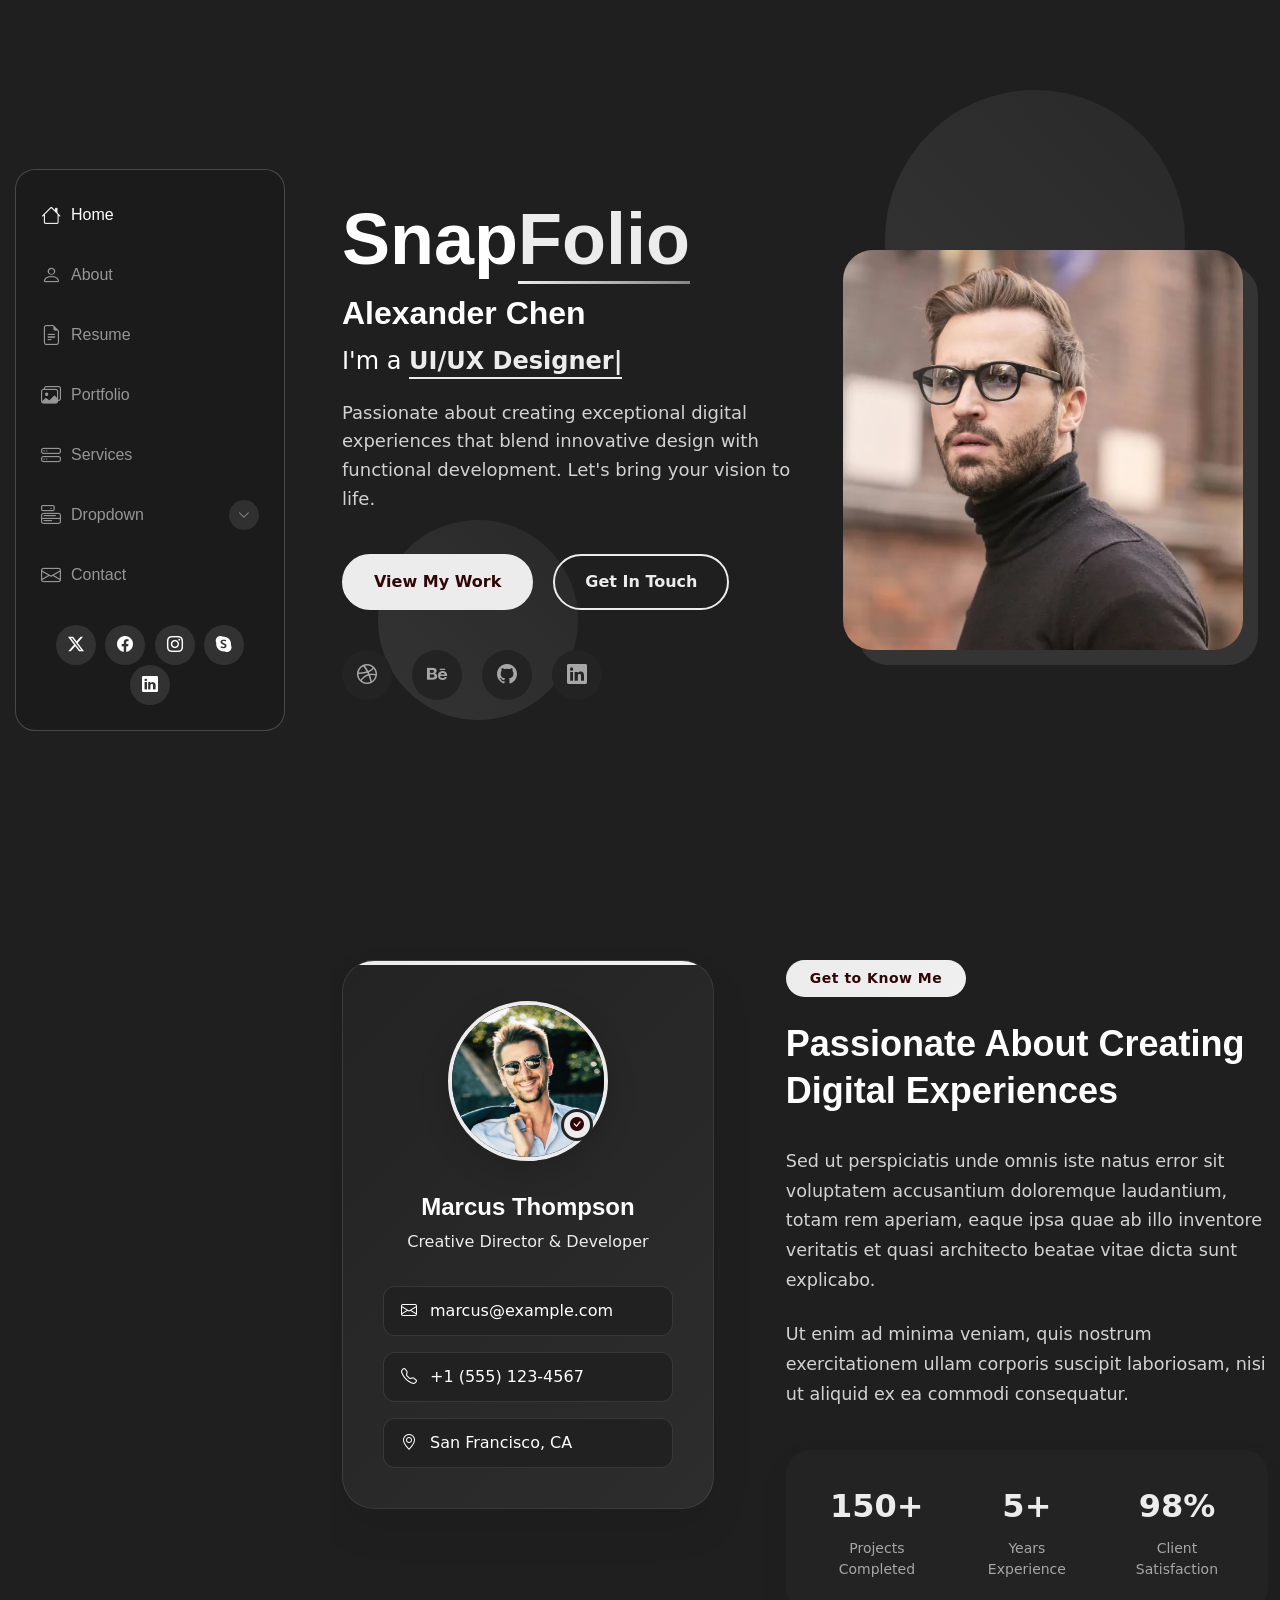
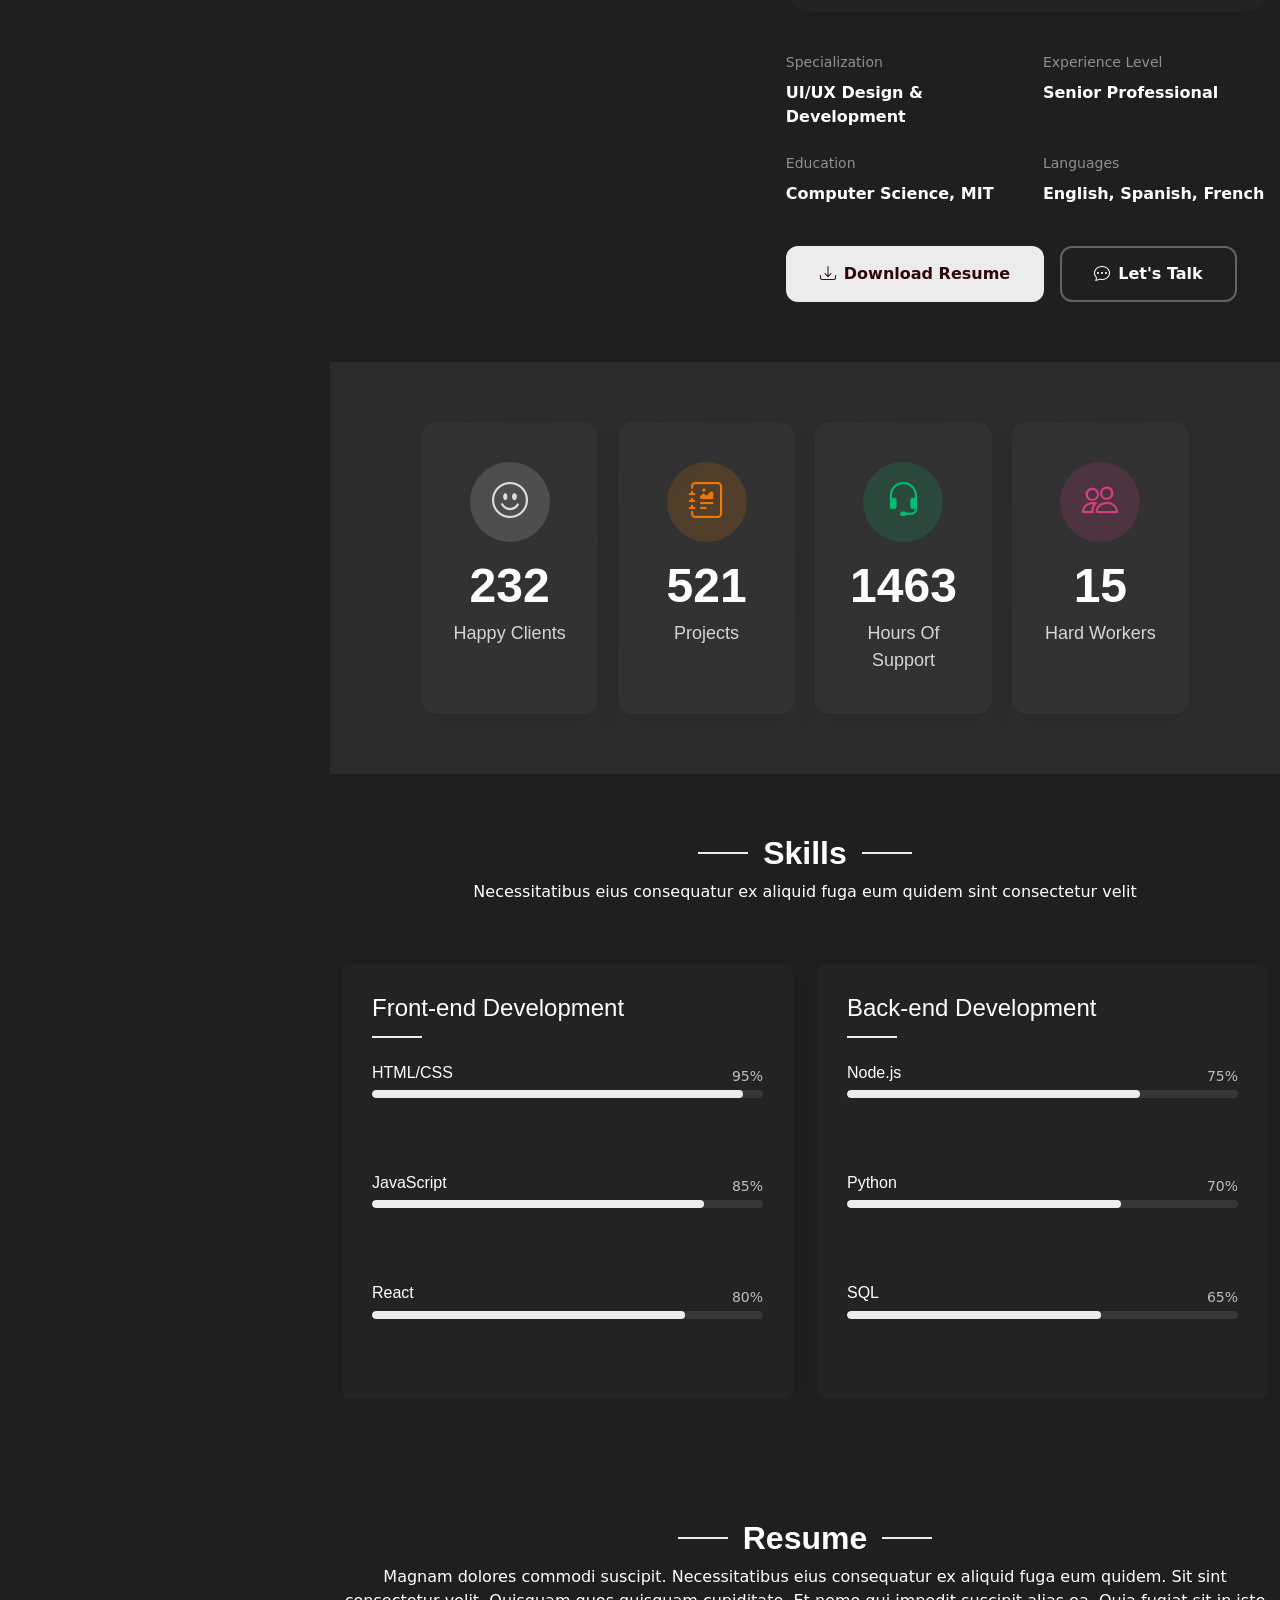
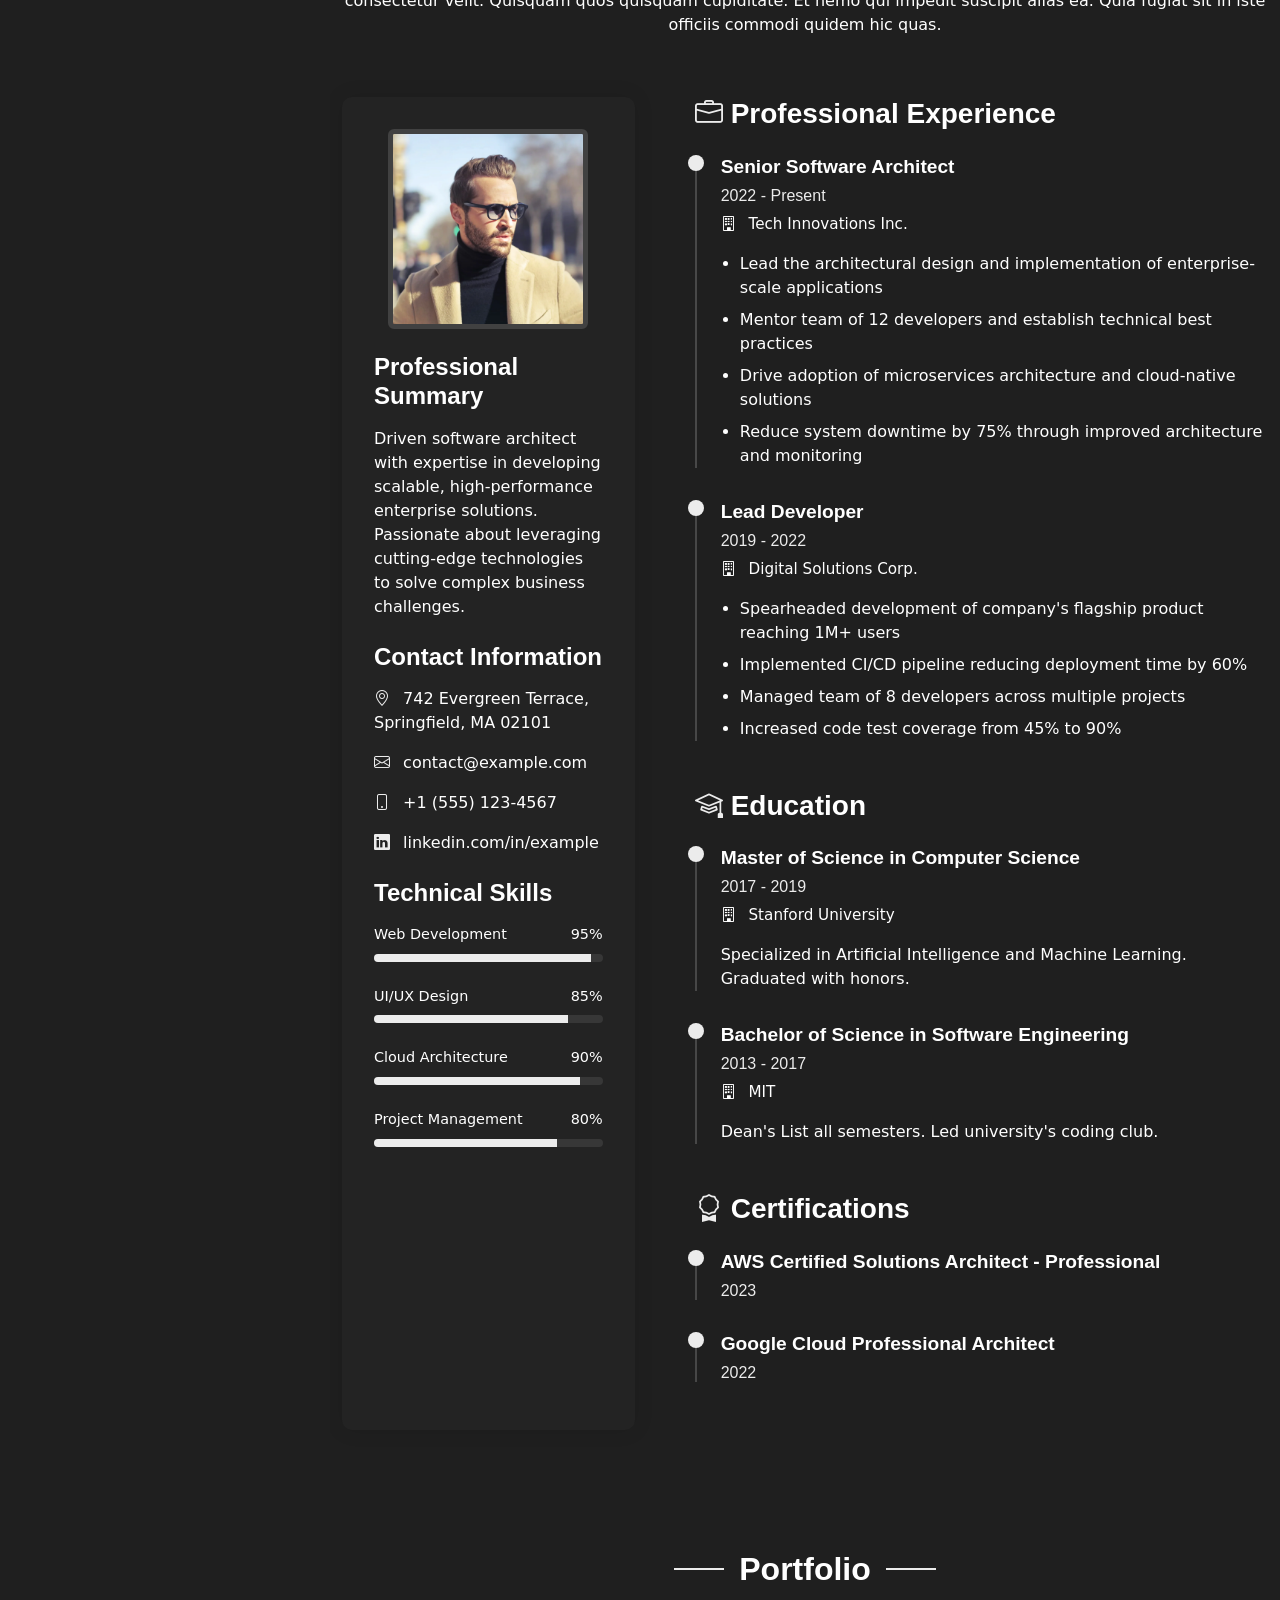
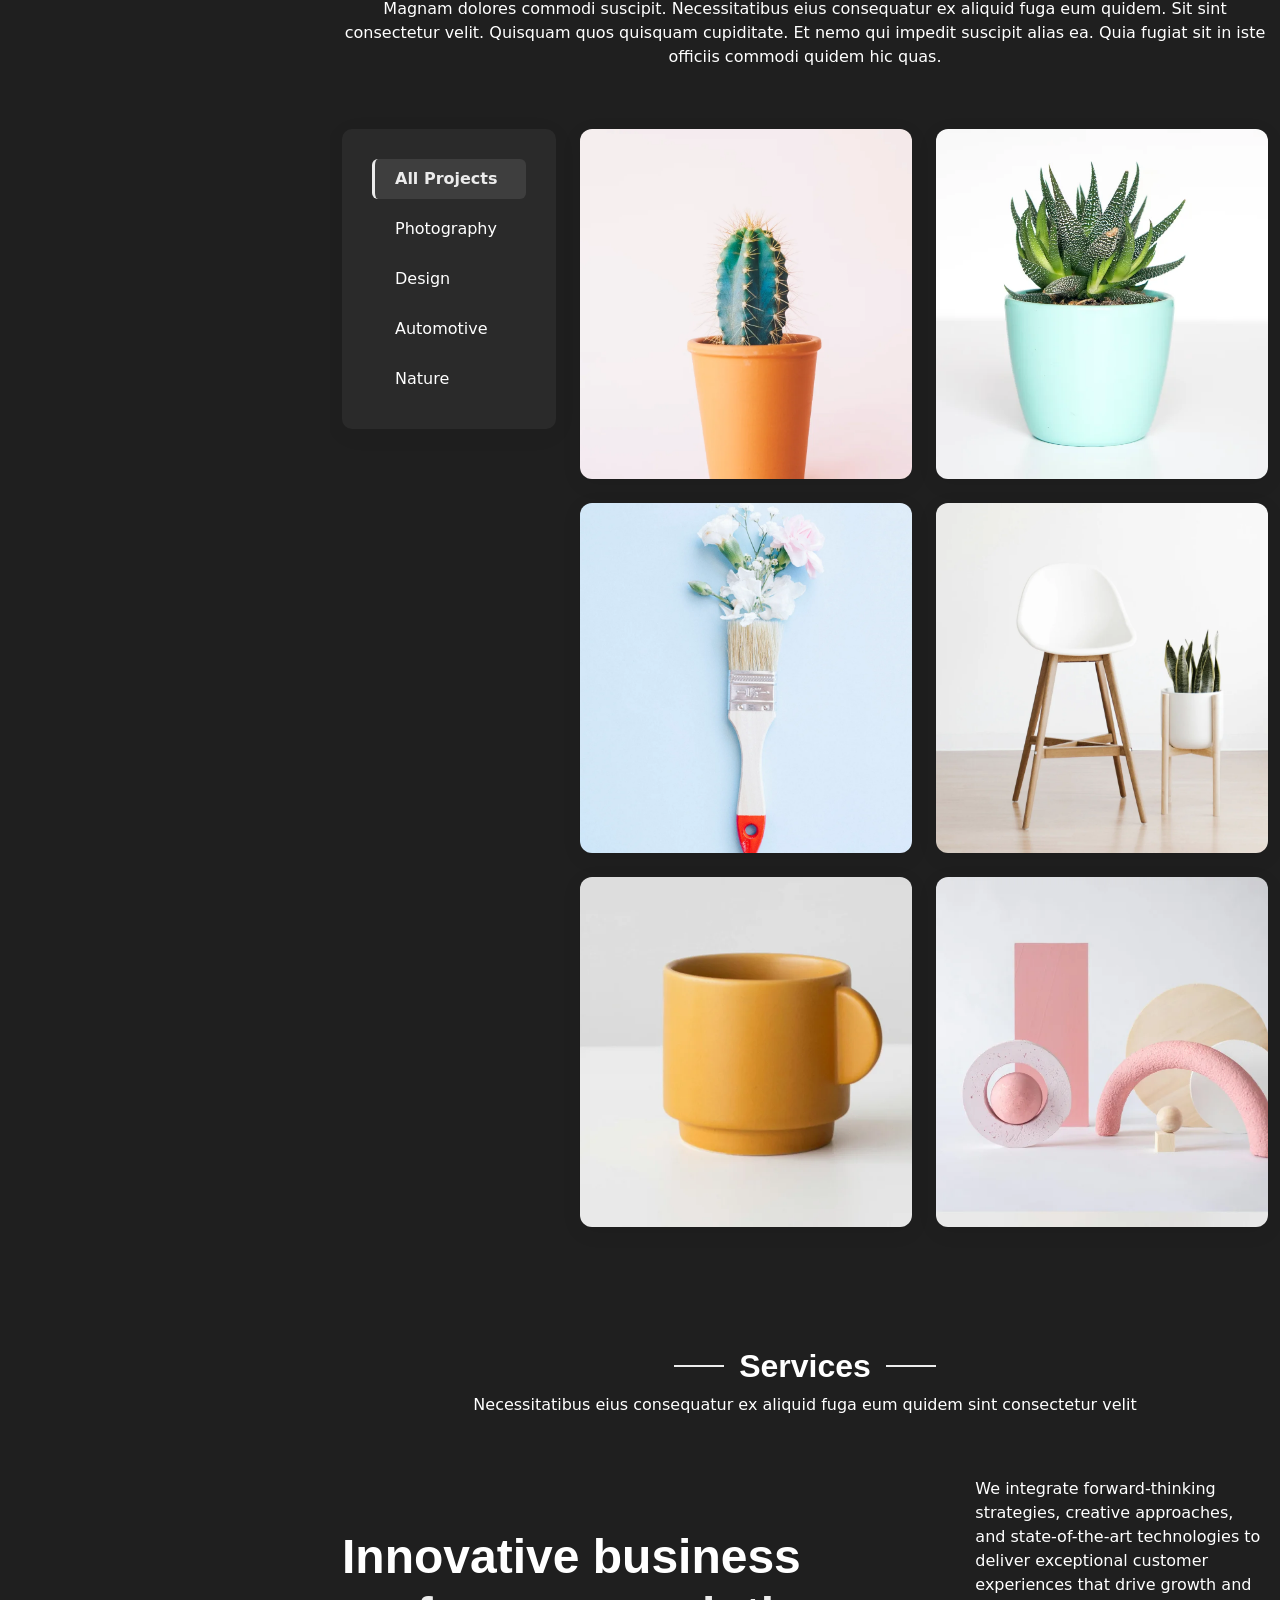
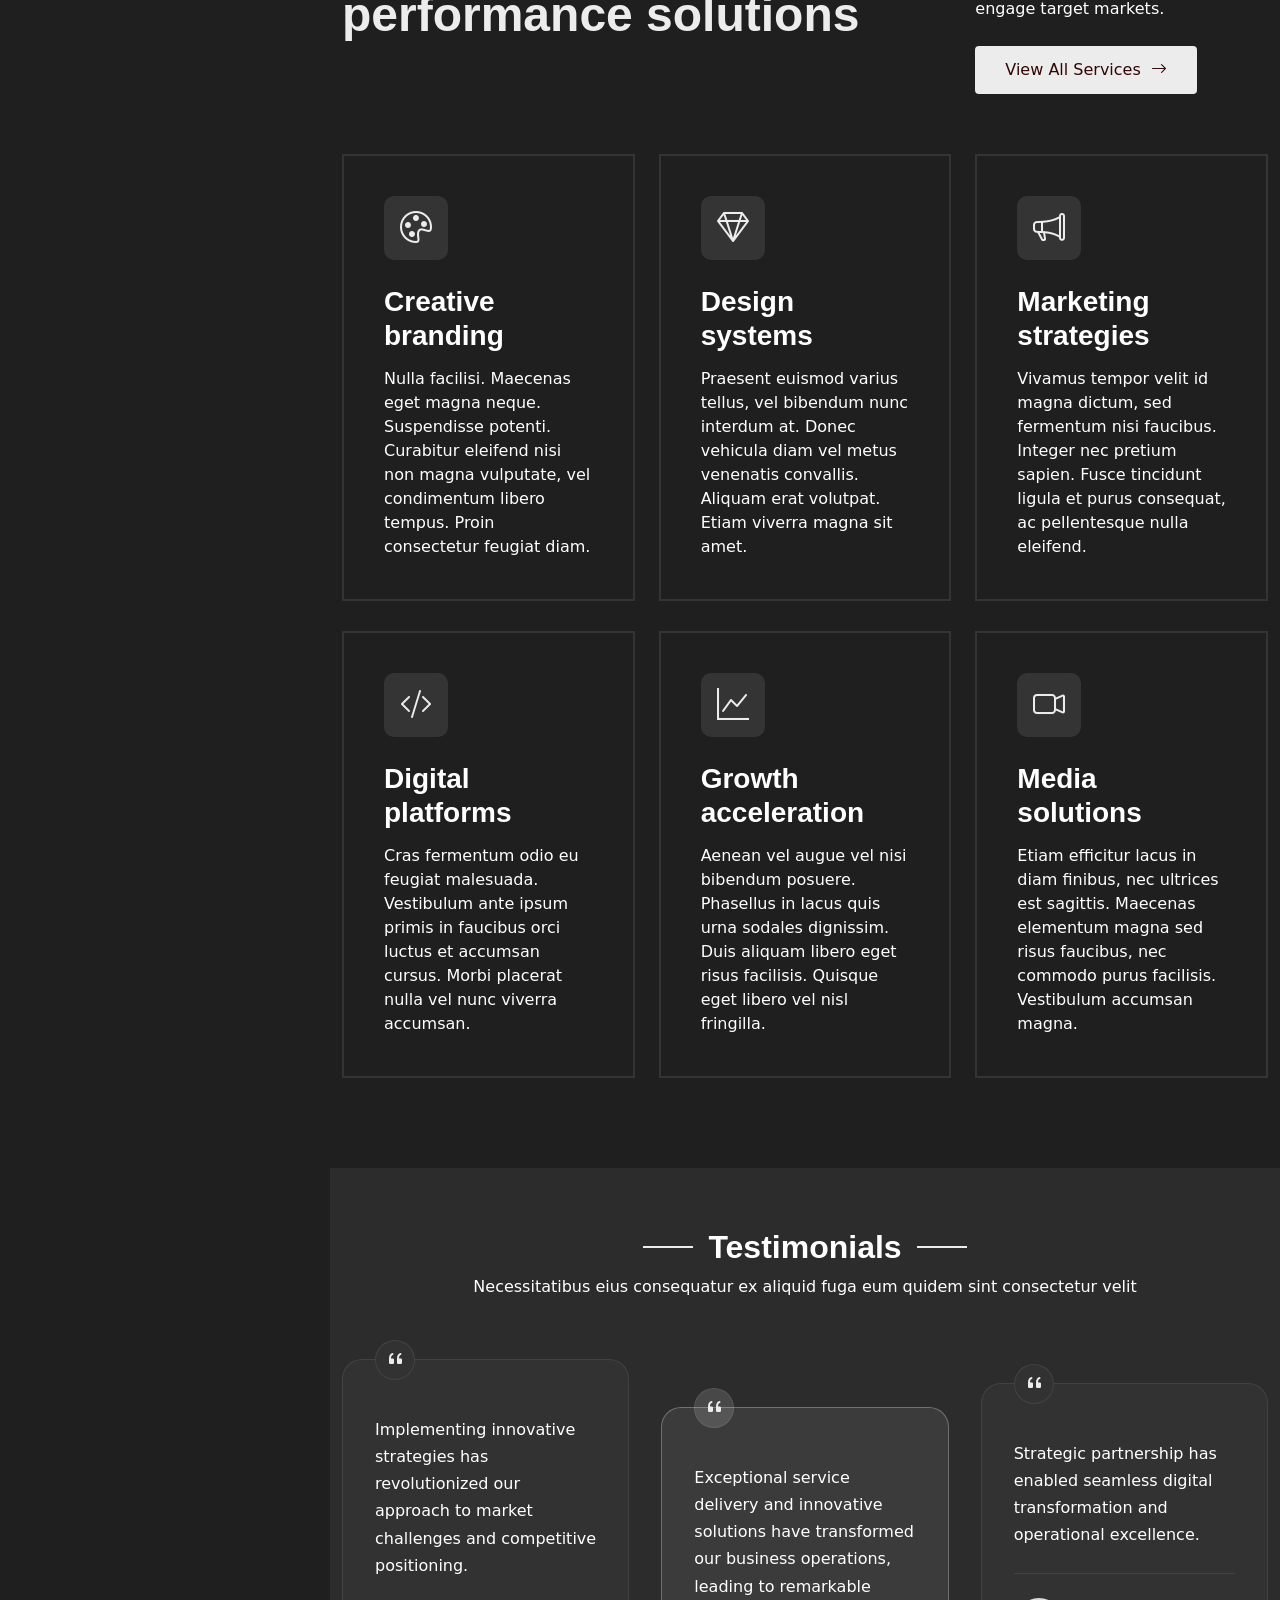
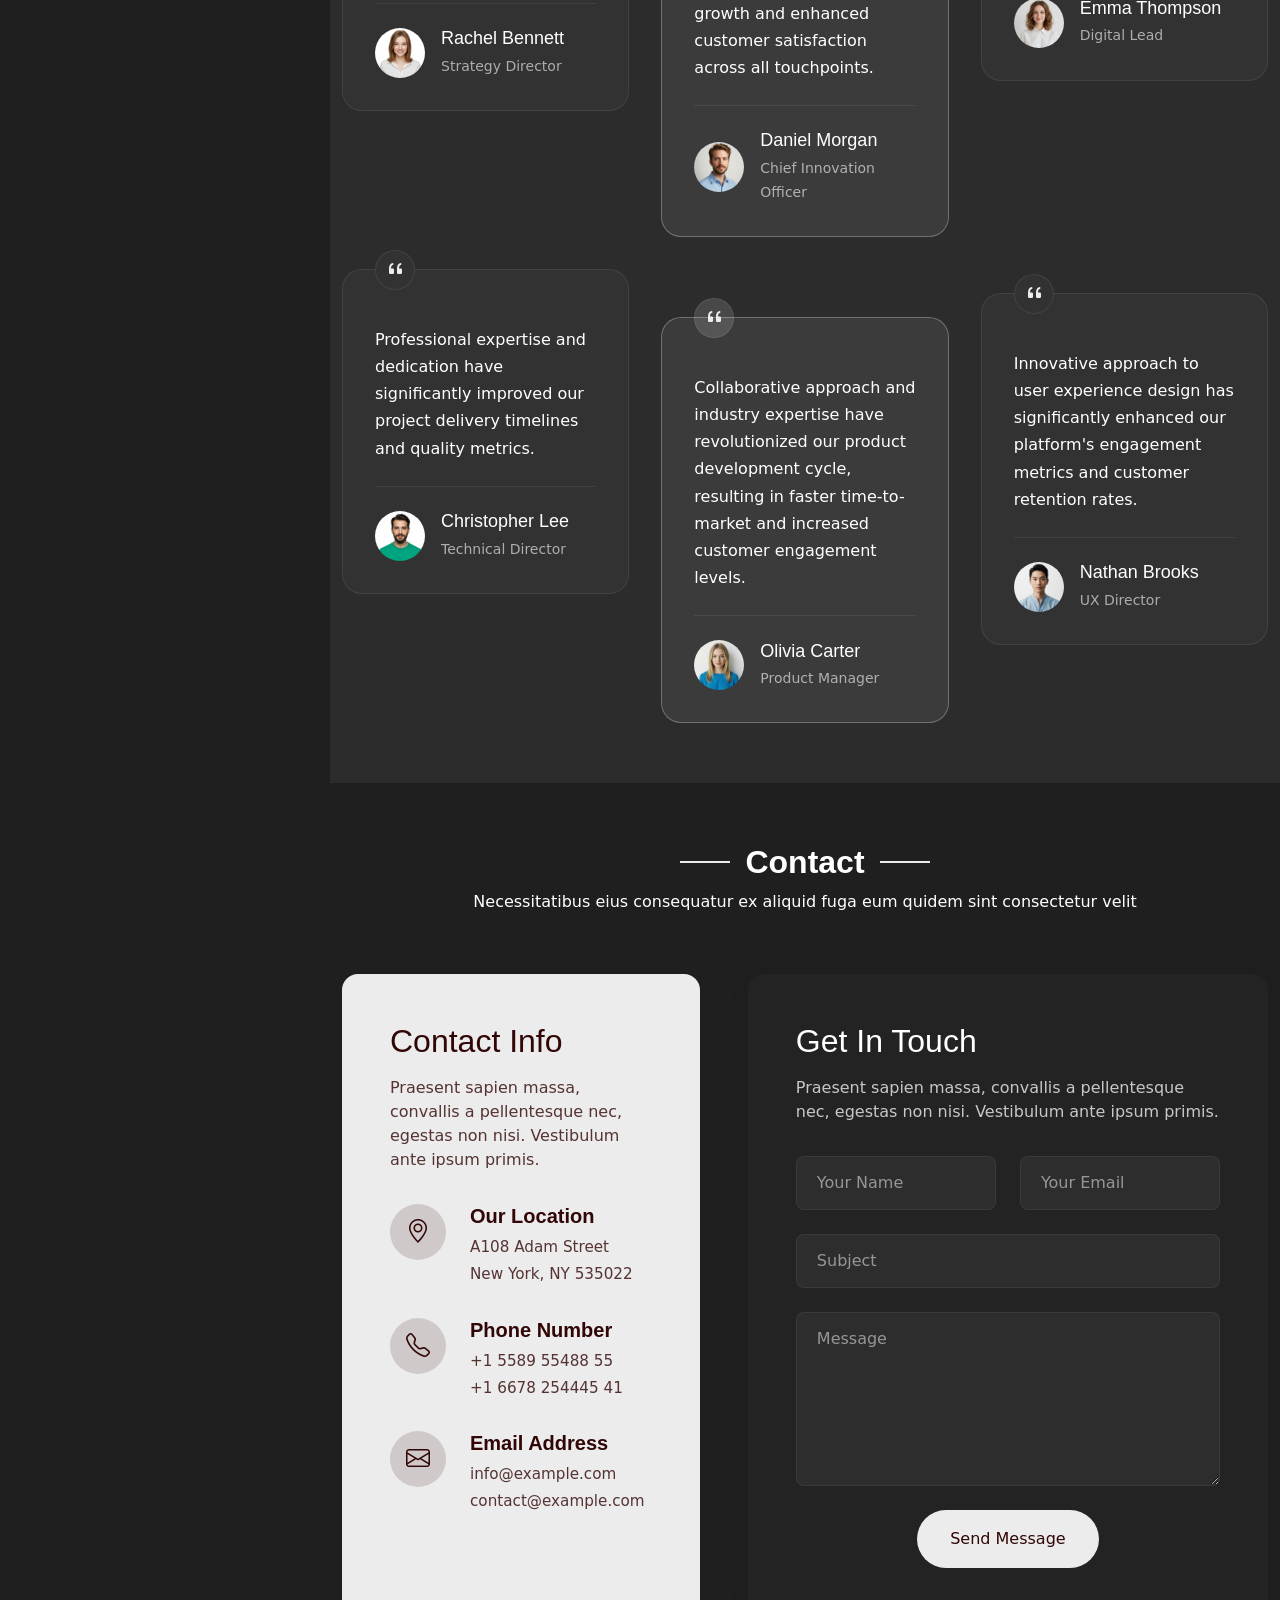
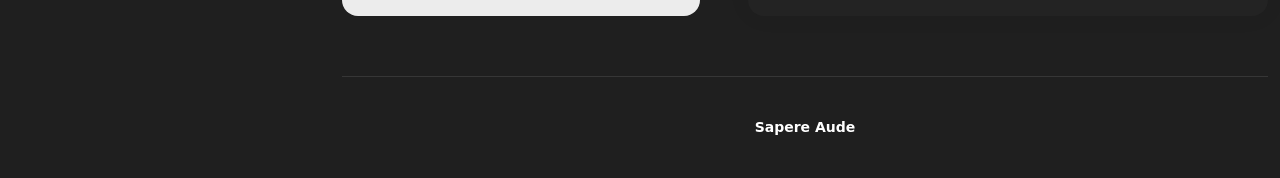
<file: frontend/index.html>
<!DOCTYPE html>
<html lang="en">

<head>
  <meta charset="utf-8">
  <meta content="width=device-width, initial-scale=1.0" name="viewport">
  <title>Index</title>
  <meta name="description" content="">
  <meta name="keywords" content="">

  <!-- Favicons -->
  <link href="assets/img/favicon.png" rel="icon">
  <link href="assets/img/apple-touch-icon.png" rel="apple-touch-icon">

  <!-- Fonts -->
  <link href="https://fonts.googleapis.com" rel="preconnect">
  <link href="https://fonts.gstatic.com" rel="preconnect" crossorigin>
  <link href="https://fonts.googleapis.com/css2?family=Roboto:ital,wght@0,100;0,300;0,400;0,500;0,700;0,900;1,100;1,300;1,400;1,500;1,700;1,900&family=Ubuntu:ital,wght@0,300;0,400;0,500;0,700;1,300;1,400;1,500;1,700&family=Nunito:ital,wght@0,200;0,300;0,400;0,500;0,600;0,700;0,800;0,900;1,200;1,300;1,400;1,500;1,600;1,700;1,800;1,900&display=swap" rel="stylesheet">

  <!-- Vendor CSS Files -->
  <link href="assets/vendor/bootstrap/css/bootstrap.min.css" rel="stylesheet">
  <link href="assets/vendor/bootstrap-icons/bootstrap-icons.css" rel="stylesheet">
  <link href="assets/vendor/aos/aos.css" rel="stylesheet">
  <link href="assets/vendor/glightbox/css/glightbox.min.css" rel="stylesheet">
  <link href="assets/vendor/swiper/swiper-bundle.min.css" rel="stylesheet">

  <!-- Main CSS File -->
  <link href="assets/css/main.css" rel="stylesheet">
</head>

<body class="index-page">

  <header id="header" class="header dark-background d-flex flex-column justify-content-center">
    <i class="header-toggle d-xl-none bi bi-list"></i>

    <div class="header-container d-flex flex-column align-items-start">
      <nav id="navmenu" class="navmenu">
        <ul>
          <li><a href="#hero" class="active"><i class="bi bi-house navicon"></i>Home</a></li>
          <li><a href="#about"><i class="bi bi-person navicon"></i> About</a></li>
          <li><a href="#resume"><i class="bi bi-file-earmark-text navicon"></i> Resume</a></li>
          <li><a href="#portfolio"><i class="bi bi-images navicon"></i> Portfolio</a></li>
          <li><a href="#services"><i class="bi bi-hdd-stack navicon"></i> Services</a></li>
          <li class="dropdown"><a href="#"><i class="bi bi-menu-button navicon"></i> <span>Dropdown</span> <i class="bi bi-chevron-down toggle-dropdown"></i></a>
            <ul>
              <li><a href="#">Dropdown 1</a></li>
              <li class="dropdown"><a href="#"><span>Deep Dropdown</span> <i class="bi bi-chevron-down toggle-dropdown"></i></a>
                <ul>
                  <li><a href="#">Deep Dropdown 1</a></li>
                  <li><a href="#">Deep Dropdown 2</a></li>
                  <li><a href="#">Deep Dropdown 3</a></li>
                  <li><a href="#">Deep Dropdown 4</a></li>
                  <li><a href="#">Deep Dropdown 5</a></li>
                </ul>
              </li>
              <li><a href="#">Dropdown 2</a></li>
              <li><a href="#">Dropdown 3</a></li>
              <li><a href="#">Dropdown 4</a></li>
            </ul>
          </li>
          <li><a href="#contact"><i class="bi bi-envelope navicon"></i> Contact</a></li>
        </ul>
      </nav>

      <div class="social-links text-center">
        <a href="#" class="twitter"><i class="bi bi-twitter-x"></i></a>
        <a href="#" class="facebook"><i class="bi bi-facebook"></i></a>
        <a href="#" class="instagram"><i class="bi bi-instagram"></i></a>
        <a href="#" class="google-plus"><i class="bi bi-skype"></i></a>
        <a href="#" class="linkedin"><i class="bi bi-linkedin"></i></a>
      </div>

    </div>

  </header>

  <main class="main">

    <!-- Hero Section -->
    <section id="hero" class="hero section">

      <div class="background-elements">
        <div class="bg-circle circle-1"></div>
        <div class="bg-circle circle-2"></div>
      </div>

      <div class="hero-content">

        <div class="container">
          <div class="row align-items-center">

            <div class="col-lg-6" data-aos="fade-right" data-aos-delay="100">
              <div class="hero-text">
                <h1>Snap<span class="accent-text">Folio</span></h1>
                <h2>Alexander Chen</h2>
                <p class="lead">I'm a <span class="typed" data-typed-items="UI/UX Designer, Web Developer, Brand Strategist, Creative Director"></span></p>
                <p class="description">Passionate about creating exceptional digital experiences that blend innovative design with functional development. Let's bring your vision to life.</p>

                <div class="hero-actions">
                  <a href="#portfolio" class="btn btn-primary">View My Work</a>
                  <a href="#contact" class="btn btn-outline">Get In Touch</a>
                </div>

                <div class="social-links">
                  <a href="#"><i class="bi bi-dribbble"></i></a>
                  <a href="#"><i class="bi bi-behance"></i></a>
                  <a href="#"><i class="bi bi-github"></i></a>
                  <a href="#"><i class="bi bi-linkedin"></i></a>
                </div>
              </div>
            </div>

            <div class="col-lg-6" data-aos="fade-left" data-aos-delay="200">
              <div class="hero-visual">
                <div class="profile-container">
                  <div class="profile-background"></div>
                  <img src="assets/img/profile/profile-2.webp" alt="Alexander Chen" class="profile-image">
                </div>
              </div>
            </div>

          </div>
        </div>
      </div>

    </section><!-- /Hero Section -->

    <!-- About Section -->
    <section id="about" class="about section">

      <div class="container" data-aos="fade-up" data-aos-delay="100">

        <div class="row">
          <div class="col-lg-5" data-aos="zoom-in" data-aos-delay="200">
            <div class="profile-card">
              <div class="profile-header">
                <div class="profile-image">
                  <img src="assets/img/profile/profile-square-3.webp" alt="Profile Image" class="img-fluid">
                </div>
                <div class="profile-badge">
                  <i class="bi bi-check-circle-fill"></i>
                </div>
              </div>

              <div class="profile-content">
                <h3>Marcus Thompson</h3>
                <p class="profession">Creative Director &amp; Developer</p>

                <div class="contact-links">
                  <a href="mailto:marcus@example.com" class="contact-item">
                    <i class="bi bi-envelope"></i>
                    marcus@example.com
                  </a>
                  <a href="tel:+15551234567" class="contact-item">
                    <i class="bi bi-telephone"></i>
                    +1 (555) 123-4567
                  </a>
                  <a href="#" class="contact-item">
                    <i class="bi bi-geo-alt"></i>
                    San Francisco, CA
                  </a>
                </div>
              </div>
            </div>
          </div>

          <div class="col-lg-7" data-aos="fade-left" data-aos-delay="300">
            <div class="about-content">
              <div class="section-header">
                <span class="badge-text">Get to Know Me</span>
                <h2>Passionate About Creating Digital Experiences</h2>
              </div>

              <div class="description">
                <p>Sed ut perspiciatis unde omnis iste natus error sit voluptatem accusantium doloremque laudantium, totam rem aperiam, eaque ipsa quae ab illo inventore veritatis et quasi architecto beatae vitae dicta sunt explicabo.</p>

                <p>Ut enim ad minima veniam, quis nostrum exercitationem ullam corporis suscipit laboriosam, nisi ut aliquid ex ea commodi consequatur.</p>
              </div>

              <div class="stats-grid">
                <div class="stat-item">
                  <div class="stat-number">150+</div>
                  <div class="stat-label">Projects Completed</div>
                </div>
                <div class="stat-item">
                  <div class="stat-number">5+</div>
                  <div class="stat-label">Years Experience</div>
                </div>
                <div class="stat-item">
                  <div class="stat-number">98%</div>
                  <div class="stat-label">Client Satisfaction</div>
                </div>
              </div>

              <div class="details-grid">
                <div class="detail-row">
                  <div class="detail-item">
                    <span class="detail-label">Specialization</span>
                    <span class="detail-value">UI/UX Design &amp; Development</span>
                  </div>
                  <div class="detail-item">
                    <span class="detail-label">Experience Level</span>
                    <span class="detail-value">Senior Professional</span>
                  </div>
                </div>
                <div class="detail-row">
                  <div class="detail-item">
                    <span class="detail-label">Education</span>
                    <span class="detail-value">Computer Science, MIT</span>
                  </div>
                  <div class="detail-item">
                    <span class="detail-label">Languages</span>
                    <span class="detail-value">English, Spanish, French</span>
                  </div>
                </div>
              </div>

              <div class="cta-section">
                <a href="#" class="btn btn-primary">
                  <i class="bi bi-download"></i>
                  Download Resume
                </a>
                <a href="#" class="btn btn-outline">
                  <i class="bi bi-chat-dots"></i>
                  Let's Talk
                </a>
              </div>
            </div>
          </div>
        </div>

      </div>

    </section><!-- /About Section -->

    <!-- Stats Section -->
    <section id="stats" class="stats section light-background">

      <div class="container" data-aos="fade-up" data-aos-delay="100">

        <div class="row justify-content-center">
          <div class="col-lg-10">
            <div class="stats-wrapper">
              <div class="stats-item" data-aos="zoom-in" data-aos-delay="150">
                <div class="icon-wrapper">
                  <i class="bi bi-emoji-smile"></i>
                </div>
                <span data-purecounter-start="0" data-purecounter-end="232" data-purecounter-duration="1" class="purecounter"></span>
                <p>Happy Clients</p>
              </div><!-- End Stats Item -->

              <div class="stats-item" data-aos="zoom-in" data-aos-delay="200">
                <div class="icon-wrapper">
                  <i class="bi bi-journal-richtext"></i>
                </div>
                <span data-purecounter-start="0" data-purecounter-end="521" data-purecounter-duration="1" class="purecounter"></span>
                <p>Projects</p>
              </div><!-- End Stats Item -->

              <div class="stats-item" data-aos="zoom-in" data-aos-delay="250">
                <div class="icon-wrapper">
                  <i class="bi bi-headset"></i>
                </div>
                <span data-purecounter-start="0" data-purecounter-end="1463" data-purecounter-duration="1" class="purecounter"></span>
                <p>Hours Of Support</p>
              </div><!-- End Stats Item -->

              <div class="stats-item" data-aos="zoom-in" data-aos-delay="300">
                <div class="icon-wrapper">
                  <i class="bi bi-people"></i>
                </div>
                <span data-purecounter-start="0" data-purecounter-end="15" data-purecounter-duration="1" class="purecounter"></span>
                <p>Hard Workers</p>
              </div><!-- End Stats Item -->
            </div>
          </div>
        </div>

      </div>

    </section><!-- /Stats Section -->

    <!-- Skills Section -->
    <section id="skills" class="skills section">

      <!-- Section Title -->
      <div class="container section-title" data-aos="fade-up">
        <h2>Skills</h2>
        <p>Necessitatibus eius consequatur ex aliquid fuga eum quidem sint consectetur velit</p>
      </div><!-- End Section Title -->

      <div class="container" data-aos="fade-up" data-aos-delay="100">

        <div class="row">
          <div class="col-lg-6">
            <div class="skills-category" data-aos="fade-up" data-aos-delay="200">
              <h3>Front-end Development</h3>
              <div class="skills-animation">
                <div class="skill-item">
                  <div class="d-flex justify-content-between align-items-center">
                    <h4>HTML/CSS</h4>
                    <span class="skill-percentage">95%</span>
                  </div>
                  <div class="progress">
                    <div class="progress-bar" role="progressbar" aria-valuenow="95" aria-valuemin="0" aria-valuemax="100"></div>
                  </div>
                  <div class="skill-tooltip">Expert level knowledge of semantic HTML5 and modern CSS3 techniques</div>
                </div>

                <div class="skill-item">
                  <div class="d-flex justify-content-between align-items-center">
                    <h4>JavaScript</h4>
                    <span class="skill-percentage">85%</span>
                  </div>
                  <div class="progress">
                    <div class="progress-bar" role="progressbar" aria-valuenow="85" aria-valuemin="0" aria-valuemax="100"></div>
                  </div>
                  <div class="skill-tooltip">Strong proficiency in ES6+, DOM manipulation, and modern frameworks</div>
                </div>

                <div class="skill-item">
                  <div class="d-flex justify-content-between align-items-center">
                    <h4>React</h4>
                    <span class="skill-percentage">80%</span>
                  </div>
                  <div class="progress">
                    <div class="progress-bar" role="progressbar" aria-valuenow="80" aria-valuemin="0" aria-valuemax="100"></div>
                  </div>
                  <div class="skill-tooltip">Experience with React hooks, state management, and component architecture</div>
                </div>
              </div>
            </div><!-- End Frontend Skills -->
          </div>

          <div class="col-lg-6">
            <div class="skills-category" data-aos="fade-up" data-aos-delay="300">
              <h3>Back-end Development</h3>
              <div class="skills-animation">
                <div class="skill-item">
                  <div class="d-flex justify-content-between align-items-center">
                    <h4>Node.js</h4>
                    <span class="skill-percentage">75%</span>
                  </div>
                  <div class="progress">
                    <div class="progress-bar" role="progressbar" aria-valuenow="75" aria-valuemin="0" aria-valuemax="100"></div>
                  </div>
                  <div class="skill-tooltip">Server-side JavaScript development with Express and REST APIs</div>
                </div>

                <div class="skill-item">
                  <div class="d-flex justify-content-between align-items-center">
                    <h4>Python</h4>
                    <span class="skill-percentage">70%</span>
                  </div>
                  <div class="progress">
                    <div class="progress-bar" role="progressbar" aria-valuenow="70" aria-valuemin="0" aria-valuemax="100"></div>
                  </div>
                  <div class="skill-tooltip">Python development with Django and data analysis tools</div>
                </div>

                <div class="skill-item">
                  <div class="d-flex justify-content-between align-items-center">
                    <h4>SQL</h4>
                    <span class="skill-percentage">65%</span>
                  </div>
                  <div class="progress">
                    <div class="progress-bar" role="progressbar" aria-valuenow="65" aria-valuemin="0" aria-valuemax="100"></div>
                  </div>
                  <div class="skill-tooltip">Database design, optimization, and complex queries</div>
                </div>
              </div>
            </div><!-- End Backend Skills -->
          </div>
        </div>

      </div>

    </section><!-- /Skills Section -->

    <!-- Resume Section -->
    <section id="resume" class="resume section">

      <!-- Section Title -->
      <div class="container section-title" data-aos="fade-up">
        <h2>Resume</h2>
        <p>Magnam dolores commodi suscipit. Necessitatibus eius consequatur ex aliquid fuga eum quidem. Sit sint consectetur velit. Quisquam quos quisquam cupiditate. Et nemo qui impedit suscipit alias ea. Quia fugiat sit in iste officiis commodi quidem hic quas.</p>
      </div><!-- End Section Title -->

      <div class="container" data-aos="fade-up" data-aos-delay="100">

        <div class="row gy-4">
          <!-- Left column with summary and contact -->
          <div class="col-lg-4">
            <div class="resume-side" data-aos="fade-right" data-aos-delay="100">
              <div class="profile-img mb-4">
                <img src="assets/img/profile/profile-square-2.webp" alt="Profile" class="img-fluid rounded">
              </div>

              <h3>Professional Summary</h3>
              <p>Driven software architect with expertise in developing scalable, high-performance enterprise solutions. Passionate about leveraging cutting-edge technologies to solve complex business challenges.</p>

              <h3 class="mt-4">Contact Information</h3>
              <ul class="contact-info list-unstyled">
                <li><i class="bi bi-geo-alt"></i> 742 Evergreen Terrace, Springfield, MA 02101</li>
                <li><i class="bi bi-envelope"></i> contact@example.com</li>
                <li><i class="bi bi-phone"></i> +1 (555) 123-4567</li>
                <li><i class="bi bi-linkedin"></i> linkedin.com/in/example</li>
              </ul>

              <div class="skills-animation mt-4">
                <h3>Technical Skills</h3>
                <div class="skill-item">
                  <div class="d-flex justify-content-between">
                    <span>Web Development</span>
                    <span>95%</span>
                  </div>
                  <div class="progress">
                    <div class="progress-bar" role="progressbar" aria-valuenow="95" aria-valuemin="0" aria-valuemax="100"></div>
                  </div>
                </div>

                <div class="skill-item">
                  <div class="d-flex justify-content-between">
                    <span>UI/UX Design</span>
                    <span>85%</span>
                  </div>
                  <div class="progress">
                    <div class="progress-bar" role="progressbar" aria-valuenow="85" aria-valuemin="0" aria-valuemax="100"></div>
                  </div>
                </div>

                <div class="skill-item">
                  <div class="d-flex justify-content-between">
                    <span>Cloud Architecture</span>
                    <span>90%</span>
                  </div>
                  <div class="progress">
                    <div class="progress-bar" role="progressbar" aria-valuenow="90" aria-valuemin="0" aria-valuemax="100"></div>
                  </div>
                </div>

                <div class="skill-item">
                  <div class="d-flex justify-content-between">
                    <span>Project Management</span>
                    <span>80%</span>
                  </div>
                  <div class="progress">
                    <div class="progress-bar" role="progressbar" aria-valuenow="80" aria-valuemin="0" aria-valuemax="100"></div>
                  </div>
                </div>
              </div>
            </div>
          </div>

          <!-- Right column with experience and education -->
          <div class="col-lg-8 ps-4 ps-lg-5">
            <!-- Experience Section -->
            <div class="resume-section" data-aos="fade-up">
              <h3><i class="bi bi-briefcase me-2"></i>Professional Experience</h3>

              <div class="resume-item">
                <h4>Senior Software Architect</h4>
                <h5>2022 - Present</h5>
                <p class="company"><i class="bi bi-building"></i> Tech Innovations Inc.</p>
                <ul>
                  <li>Lead the architectural design and implementation of enterprise-scale applications</li>
                  <li>Mentor team of 12 developers and establish technical best practices</li>
                  <li>Drive adoption of microservices architecture and cloud-native solutions</li>
                  <li>Reduce system downtime by 75% through improved architecture and monitoring</li>
                </ul>
              </div>

              <div class="resume-item">
                <h4>Lead Developer</h4>
                <h5>2019 - 2022</h5>
                <p class="company"><i class="bi bi-building"></i> Digital Solutions Corp.</p>
                <ul>
                  <li>Spearheaded development of company's flagship product reaching 1M+ users</li>
                  <li>Implemented CI/CD pipeline reducing deployment time by 60%</li>
                  <li>Managed team of 8 developers across multiple projects</li>
                  <li>Increased code test coverage from 45% to 90%</li>
                </ul>
              </div>
            </div>

            <!-- Education Section -->
            <div class="resume-section" data-aos="fade-up" data-aos-delay="100">
              <h3><i class="bi bi-mortarboard me-2"></i>Education</h3>

              <div class="resume-item">
                <h4>Master of Science in Computer Science</h4>
                <h5>2017 - 2019</h5>
                <p class="company"><i class="bi bi-building"></i> Stanford University</p>
                <p>Specialized in Artificial Intelligence and Machine Learning. Graduated with honors.</p>
              </div>

              <div class="resume-item">
                <h4>Bachelor of Science in Software Engineering</h4>
                <h5>2013 - 2017</h5>
                <p class="company"><i class="bi bi-building"></i> MIT</p>
                <p>Dean's List all semesters. Led university's coding club.</p>
              </div>
            </div>

            <!-- Certifications Section -->
            <div class="resume-section" data-aos="fade-up" data-aos-delay="200">
              <h3><i class="bi bi-award me-2"></i>Certifications</h3>

              <div class="resume-item">
                <h4>AWS Certified Solutions Architect - Professional</h4>
                <h5>2023</h5>
              </div>

              <div class="resume-item">
                <h4>Google Cloud Professional Architect</h4>
                <h5>2022</h5>
              </div>
            </div>
          </div>
        </div>

      </div>

    </section><!-- /Resume Section -->

    <!-- Portfolio Section -->
    <section id="portfolio" class="portfolio section">

      <!-- Section Title -->
      <div class="container section-title" data-aos="fade-up">
        <h2>Portfolio</h2>
        <p>Magnam dolores commodi suscipit. Necessitatibus eius consequatur ex aliquid fuga eum quidem. Sit sint consectetur velit. Quisquam quos quisquam cupiditate. Et nemo qui impedit suscipit alias ea. Quia fugiat sit in iste officiis commodi quidem hic quas.</p>
      </div><!-- End Section Title -->

      <div class="container" data-aos="fade-up" data-aos-delay="100">

        <div class="isotope-layout" data-default-filter="*" data-layout="masonry" data-sort="original-order">

          <div class="row">
            <div class="col-lg-3 filter-sidebar">
              <div class="filters-wrapper" data-aos="fade-right" data-aos-delay="150">
                <ul class="portfolio-filters isotope-filters">
                  <li data-filter="*" class="filter-active">All Projects</li>
                  <li data-filter=".filter-photography">Photography</li>
                  <li data-filter=".filter-design">Design</li>
                  <li data-filter=".filter-automotive">Automotive</li>
                  <li data-filter=".filter-nature">Nature</li>
                </ul>
              </div>
            </div>

            <div class="col-lg-9">
              <div class="row gy-4 portfolio-container isotope-container" data-aos="fade-up" data-aos-delay="200">

                <div class="col-lg-6 col-md-6 portfolio-item isotope-item filter-photography">
                  <div class="portfolio-wrap">
                    <img src="assets/img/portfolio/portfolio-portrait-1.webp" class="img-fluid" alt="Portfolio Image" loading="lazy">
                    <div class="portfolio-info">
                      <div class="content">
                        <span class="category">Photography</span>
                        <h4>Capturing Moments</h4>
                        <div class="portfolio-links">
                          <a href="assets/img/portfolio/portfolio-portrait-1.webp" class="glightbox" title="Capturing Moments"><i class="bi bi-plus-lg"></i></a>
                          <a href="portfolio-details.html" title="More Details"><i class="bi bi-arrow-right"></i></a>
                        </div>
                      </div>
                    </div>
                  </div>
                </div><!-- End Portfolio Item -->

                <div class="col-lg-6 col-md-6 portfolio-item isotope-item filter-design">
                  <div class="portfolio-wrap">
                    <img src="assets/img/portfolio/portfolio-2.webp" class="img-fluid" alt="Portfolio Image" loading="lazy">
                    <div class="portfolio-info">
                      <div class="content">
                        <span class="category">Web Design</span>
                        <h4>Woodcraft Design</h4>
                        <div class="portfolio-links">
                          <a href="assets/img/portfolio/portfolio-2.webp" class="glightbox" title="Woodcraft Design"><i class="bi bi-plus-lg"></i></a>
                          <a href="portfolio-details.html" title="More Details"><i class="bi bi-arrow-right"></i></a>
                        </div>
                      </div>
                    </div>
                  </div>
                </div><!-- End Portfolio Item -->

                <div class="col-lg-6 col-md-6 portfolio-item isotope-item filter-automotive">
                  <div class="portfolio-wrap">
                    <img src="assets/img/portfolio/portfolio-portrait-2.webp" class="img-fluid" alt="Portfolio Image" loading="lazy">
                    <div class="portfolio-info">
                      <div class="content">
                        <span class="category">Automotive</span>
                        <h4>Classic Beauty</h4>
                        <div class="portfolio-links">
                          <a href="assets/img/portfolio/portfolio-portrait-2.webp" class="glightbox" title="Classic Beauty"><i class="bi bi-plus-lg"></i></a>
                          <a href="portfolio-details.html" title="More Details"><i class="bi bi-arrow-right"></i></a>
                        </div>
                      </div>
                    </div>
                  </div>
                </div><!-- End Portfolio Item -->

                <div class="col-lg-6 col-md-6 portfolio-item isotope-item filter-nature">
                  <div class="portfolio-wrap">
                    <img src="assets/img/portfolio/portfolio-portrait-4.webp" class="img-fluid" alt="Portfolio Image" loading="lazy">
                    <div class="portfolio-info">
                      <div class="content">
                        <span class="category">Nature</span>
                        <h4>Natural Growth</h4>
                        <div class="portfolio-links">
                          <a href="assets/img/portfolio/portfolio-portrait-4.webp" class="glightbox" title="Natural Growth"><i class="bi bi-plus-lg"></i></a>
                          <a href="portfolio-details.html" title="More Details"><i class="bi bi-arrow-right"></i></a>
                        </div>
                      </div>
                    </div>
                  </div>
                </div><!-- End Portfolio Item -->

                <div class="col-lg-6 col-md-6 portfolio-item isotope-item filter-photography">
                  <div class="portfolio-wrap">
                    <img src="assets/img/portfolio/portfolio-5.webp" class="img-fluid" alt="Portfolio Image" loading="lazy">
                    <div class="portfolio-info">
                      <div class="content">
                        <span class="category">Photography</span>
                        <h4>Urban Stories</h4>
                        <div class="portfolio-links">
                          <a href="assets/img/portfolio/portfolio-5.webp" class="glightbox" title="Urban Stories"><i class="bi bi-plus-lg"></i></a>
                          <a href="portfolio-details.html" title="More Details"><i class="bi bi-arrow-right"></i></a>
                        </div>
                      </div>
                    </div>
                  </div>
                </div><!-- End Portfolio Item -->

                <div class="col-lg-6 col-md-6 portfolio-item isotope-item filter-design">
                  <div class="portfolio-wrap">
                    <img src="assets/img/portfolio/portfolio-6.webp" class="img-fluid" alt="Portfolio Image" loading="lazy">
                    <div class="portfolio-info">
                      <div class="content">
                        <span class="category">Web Design</span>
                        <h4>Digital Experience</h4>
                        <div class="portfolio-links">
                          <a href="assets/img/portfolio/portfolio-6.webp" class="glightbox" title="Digital Experience"><i class="bi bi-plus-lg"></i></a>
                          <a href="portfolio-details.html" title="More Details"><i class="bi bi-arrow-right"></i></a>
                        </div>
                      </div>
                    </div>
                  </div>
                </div><!-- End Portfolio Item -->

              </div><!-- End Portfolio Container -->
            </div>
          </div>

        </div>

      </div>

    </section><!-- /Portfolio Section -->

    <!-- Services Section -->
    <section id="services" class="services section">

      <!-- Section Title -->
      <div class="container section-title" data-aos="fade-up">
        <h2>Services</h2>
        <p>Necessitatibus eius consequatur ex aliquid fuga eum quidem sint consectetur velit</p>
      </div><!-- End Section Title -->

      <div class="container" data-aos="fade-up" data-aos-delay="100">

        <div class="service-header">
          <div class="row align-items-center">
            <div class="col-lg-8 col-md-12">
              <div class="service-intro">
                <h2 class="service-heading">
                  <div>Innovative business</div>
                  <div><span>performance solutions</span></div>
                </h2>
              </div>
            </div>
            <div class="col-lg-4 col-md-12">
              <div class="service-summary">
                <p>
                  We integrate forward-thinking strategies, creative approaches, and state-of-the-art technologies to deliver exceptional customer experiences that drive growth and engage target markets.
                </p>
                <a href="services.html" class="service-btn">
                  View All Services
                  <i class="bi bi-arrow-right"></i>
                </a>
              </div>
            </div>
          </div>
        </div>

        <div class="row justify-content-center">
          <div class="col-lg-4 col-md-6" data-aos="fade-up" data-aos-delay="100">
            <div class="service-card position-relative z-1">
              <div class="service-icon">
                <i class="bi bi-palette"></i>
              </div>
              <a href="service-details.html" class="card-action d-flex align-items-center justify-content-center rounded-circle">
                <i class="bi bi-arrow-up-right"></i>
              </a>
              <h3>
                <a href="service-details.html">
                  Creative <span>branding</span>
                </a>
              </h3>
              <p>
                Nulla facilisi. Maecenas eget magna neque. Suspendisse potenti. Curabitur eleifend nisi non magna vulputate, vel condimentum libero tempus. Proin consectetur feugiat diam.
              </p>
            </div>
          </div>
          <div class="col-lg-4 col-md-6" data-aos="fade-up" data-aos-delay="200">
            <div class="service-card position-relative z-1">
              <div class="service-icon">
                <i class="bi bi-gem"></i>
              </div>
              <a href="service-details.html" class="card-action d-flex align-items-center justify-content-center rounded-circle">
                <i class="bi bi-arrow-up-right"></i>
              </a>
              <h3>
                <a href="service-details.html">
                  Design <span>systems</span>
                </a>
              </h3>
              <p>
                Praesent euismod varius tellus, vel bibendum nunc interdum at. Donec vehicula diam vel metus venenatis convallis. Aliquam erat volutpat. Etiam viverra magna sit amet.
              </p>
            </div>
          </div>
          <div class="col-lg-4 col-md-6" data-aos="fade-up" data-aos-delay="300">
            <div class="service-card position-relative z-1">
              <div class="service-icon">
                <i class="bi bi-megaphone"></i>
              </div>
              <a href="service-details.html" class="card-action d-flex align-items-center justify-content-center rounded-circle">
                <i class="bi bi-arrow-up-right"></i>
              </a>
              <h3>
                <a href="service-details.html">
                  Marketing <span>strategies</span>
                </a>
              </h3>
              <p>
                Vivamus tempor velit id magna dictum, sed fermentum nisi faucibus. Integer nec pretium sapien. Fusce tincidunt ligula et purus consequat, ac pellentesque nulla eleifend.
              </p>
            </div>
          </div>
          <div class="col-lg-4 col-md-6" data-aos="fade-up" data-aos-delay="100">
            <div class="service-card position-relative z-1">
              <div class="service-icon">
                <i class="bi bi-code-slash"></i>
              </div>
              <a href="service-details.html" class="card-action d-flex align-items-center justify-content-center rounded-circle">
                <i class="bi bi-arrow-up-right"></i>
              </a>
              <h3>
                <a href="service-details.html">
                  Digital <span>platforms</span>
                </a>
              </h3>
              <p>
                Cras fermentum odio eu feugiat malesuada. Vestibulum ante ipsum primis in faucibus orci luctus et accumsan cursus. Morbi placerat nulla vel nunc viverra accumsan.
              </p>
            </div>
          </div>
          <div class="col-lg-4 col-md-6" data-aos="fade-up" data-aos-delay="200">
            <div class="service-card position-relative z-1">
              <div class="service-icon">
                <i class="bi bi-graph-up"></i>
              </div>
              <a href="service-details.html" class="card-action d-flex align-items-center justify-content-center rounded-circle">
                <i class="bi bi-arrow-up-right"></i>
              </a>
              <h3>
                <a href="service-details.html">
                  Growth <span>acceleration</span>
                </a>
              </h3>
              <p>
                Aenean vel augue vel nisi bibendum posuere. Phasellus in lacus quis urna sodales dignissim. Duis aliquam libero eget risus facilisis. Quisque eget libero vel nisl fringilla.
              </p>
            </div>
          </div>
          <div class="col-lg-4 col-md-6" data-aos="fade-up" data-aos-delay="300">
            <div class="service-card position-relative z-1">
              <div class="service-icon">
                <i class="bi bi-camera-video"></i>
              </div>
              <a href="service-details.html" class="card-action d-flex align-items-center justify-content-center rounded-circle">
                <i class="bi bi-arrow-up-right"></i>
              </a>
              <h3>
                <a href="service-details.html">
                  Media <span>solutions</span>
                </a>
              </h3>
              <p>
                Etiam efficitur lacus in diam finibus, nec ultrices est sagittis. Maecenas elementum magna sed risus faucibus, nec commodo purus facilisis. Vestibulum accumsan magna.
              </p>
            </div>
          </div>
        </div>

      </div>

    </section><!-- /Services Section -->

    <!-- Testimonials Section -->
    <section id="testimonials" class="testimonials section light-background">

      <!-- Section Title -->
      <div class="container section-title" data-aos="fade-up">
        <h2>Testimonials</h2>
        <p>Necessitatibus eius consequatur ex aliquid fuga eum quidem sint consectetur velit</p>
      </div><!-- End Section Title -->

      <div class="container">

        <div class="testimonial-masonry">

          <div class="testimonial-item" data-aos="fade-up">
            <div class="testimonial-content">
              <div class="quote-pattern">
                <i class="bi bi-quote"></i>
              </div>
              <p>Implementing innovative strategies has revolutionized our approach to market challenges and competitive positioning.</p>
              <div class="client-info">
                <div class="client-image">
                  <img src="assets/img/person/person-f-7.webp" alt="Client">
                </div>
                <div class="client-details">
                  <h3>Rachel Bennett</h3>
                  <span class="position">Strategy Director</span>
                </div>
              </div>
            </div>
          </div>

          <div class="testimonial-item highlight" data-aos="fade-up" data-aos-delay="100">
            <div class="testimonial-content">
              <div class="quote-pattern">
                <i class="bi bi-quote"></i>
              </div>
              <p>Exceptional service delivery and innovative solutions have transformed our business operations, leading to remarkable growth and enhanced customer satisfaction across all touchpoints.</p>
              <div class="client-info">
                <div class="client-image">
                  <img src="assets/img/person/person-m-7.webp" alt="Client">
                </div>
                <div class="client-details">
                  <h3>Daniel Morgan</h3>
                  <span class="position">Chief Innovation Officer</span>
                </div>
              </div>
            </div>
          </div>

          <div class="testimonial-item" data-aos="fade-up" data-aos-delay="200">
            <div class="testimonial-content">
              <div class="quote-pattern">
                <i class="bi bi-quote"></i>
              </div>
              <p>Strategic partnership has enabled seamless digital transformation and operational excellence.</p>
              <div class="client-info">
                <div class="client-image">
                  <img src="assets/img/person/person-f-8.webp" alt="Client">
                </div>
                <div class="client-details">
                  <h3>Emma Thompson</h3>
                  <span class="position">Digital Lead</span>
                </div>
              </div>
            </div>
          </div>

          <div class="testimonial-item" data-aos="fade-up" data-aos-delay="300">
            <div class="testimonial-content">
              <div class="quote-pattern">
                <i class="bi bi-quote"></i>
              </div>
              <p>Professional expertise and dedication have significantly improved our project delivery timelines and quality metrics.</p>
              <div class="client-info">
                <div class="client-image">
                  <img src="assets/img/person/person-m-8.webp" alt="Client">
                </div>
                <div class="client-details">
                  <h3>Christopher Lee</h3>
                  <span class="position">Technical Director</span>
                </div>
              </div>
            </div>
          </div>

          <div class="testimonial-item highlight" data-aos="fade-up" data-aos-delay="400">
            <div class="testimonial-content">
              <div class="quote-pattern">
                <i class="bi bi-quote"></i>
              </div>
              <p>Collaborative approach and industry expertise have revolutionized our product development cycle, resulting in faster time-to-market and increased customer engagement levels.</p>
              <div class="client-info">
                <div class="client-image">
                  <img src="assets/img/person/person-f-9.webp" alt="Client">
                </div>
                <div class="client-details">
                  <h3>Olivia Carter</h3>
                  <span class="position">Product Manager</span>
                </div>
              </div>
            </div>
          </div>

          <div class="testimonial-item" data-aos="fade-up" data-aos-delay="500">
            <div class="testimonial-content">
              <div class="quote-pattern">
                <i class="bi bi-quote"></i>
              </div>
              <p>Innovative approach to user experience design has significantly enhanced our platform's engagement metrics and customer retention rates.</p>
              <div class="client-info">
                <div class="client-image">
                  <img src="assets/img/person/person-m-13.webp" alt="Client">
                </div>
                <div class="client-details">
                  <h3>Nathan Brooks</h3>
                  <span class="position">UX Director</span>
                </div>
              </div>
            </div>
          </div>

        </div>

      </div>

    </section><!-- /Testimonials Section -->

    <!-- Contact Section -->
    <section id="contact" class="contact section">

      <!-- Section Title -->
      <div class="container section-title" data-aos="fade-up">
        <h2>Contact</h2>
        <p>Necessitatibus eius consequatur ex aliquid fuga eum quidem sint consectetur velit</p>
      </div><!-- End Section Title -->

      <div class="container">

        <div class="row g-4 g-lg-5">
          <div class="col-lg-5">
            <div class="info-box">
              <h3>Contact Info</h3>
              <p>Praesent sapien massa, convallis a pellentesque nec, egestas non nisi. Vestibulum ante ipsum primis.</p>

              <div class="info-item">
                <div class="icon-box">
                  <i class="bi bi-geo-alt"></i>
                </div>
                <div class="content">
                  <h4>Our Location</h4>
                  <p>A108 Adam Street</p>
                  <p>New York, NY 535022</p>
                </div>
              </div>

              <div class="info-item">
                <div class="icon-box">
                  <i class="bi bi-telephone"></i>
                </div>
                <div class="content">
                  <h4>Phone Number</h4>
                  <p>+1 5589 55488 55</p>
                  <p>+1 6678 254445 41</p>
                </div>
              </div>

              <div class="info-item">
                <div class="icon-box">
                  <i class="bi bi-envelope"></i>
                </div>
                <div class="content">
                  <h4>Email Address</h4>
                  <p>info@example.com</p>
                  <p>contact@example.com</p>
                </div>
              </div>
            </div>
          </div>

          <div class="col-lg-7">
            <div class="contact-form">
              <h3>Get In Touch</h3>
              <p>Praesent sapien massa, convallis a pellentesque nec, egestas non nisi. Vestibulum ante ipsum primis.</p>

              <form action="forms/contact.php" method="post" class="php-email-form">
                <div class="row gy-4">

                  <div class="col-md-6">
                    <input type="text" name="name" class="form-control" placeholder="Your Name" required="">
                  </div>

                  <div class="col-md-6 ">
                    <input type="email" class="form-control" name="email" placeholder="Your Email" required="">
                  </div>

                  <div class="col-12">
                    <input type="text" class="form-control" name="subject" placeholder="Subject" required="">
                  </div>

                  <div class="col-12">
                    <textarea class="form-control" name="message" rows="6" placeholder="Message" required=""></textarea>
                  </div>

                  <div class="col-12 text-center">
                    <div class="loading">Loading</div>
                    <div class="error-message"></div>
                    <div class="sent-message">Your message has been sent. Thank you!</div>

                    <button type="submit" class="btn">Send Message</button>
                  </div>

                </div>
              </form>

            </div>
          </div>

        </div>

      </div>

    </section><!-- /Contact Section -->

  </main>

  <footer id="footer" class="footer position-relative">

    <div class="container">
      <div class="copyright text-center ">
        <p><strong class="px-1 sitename">Sapere Aude</strong></p>
      </div>
    </div>

  </footer>

  <!-- Scroll Top -->
  <a href="#" id="scroll-top" class="scroll-top d-flex align-items-center justify-content-center"><i class="bi bi-arrow-up-short"></i></a>

  <!-- Preloader -->
  <div id="preloader"></div>

  <!-- Vendor JS Files -->
  <script src="assets/vendor/bootstrap/js/bootstrap.bundle.min.js"></script>
  <script src="assets/vendor/php-email-form/validate.js"></script>
  <script src="assets/vendor/aos/aos.js"></script>
  <script src="assets/vendor/typed.js/typed.umd.js"></script>
  <script src="assets/vendor/purecounter/purecounter_vanilla.js"></script>
  <script src="assets/vendor/waypoints/noframework.waypoints.js"></script>
  <script src="assets/vendor/isotope-layout/isotope.pkgd.min.js"></script>
  <script src="assets/vendor/imagesloaded/imagesloaded.pkgd.min.js"></script>
  <script src="assets/vendor/glightbox/js/glightbox.min.js"></script>
  <script src="assets/vendor/swiper/swiper-bundle.min.js"></script>

  <!-- Main JS File -->
  <script src="assets/js/main.js"></script>

</body>

</html>
</file>
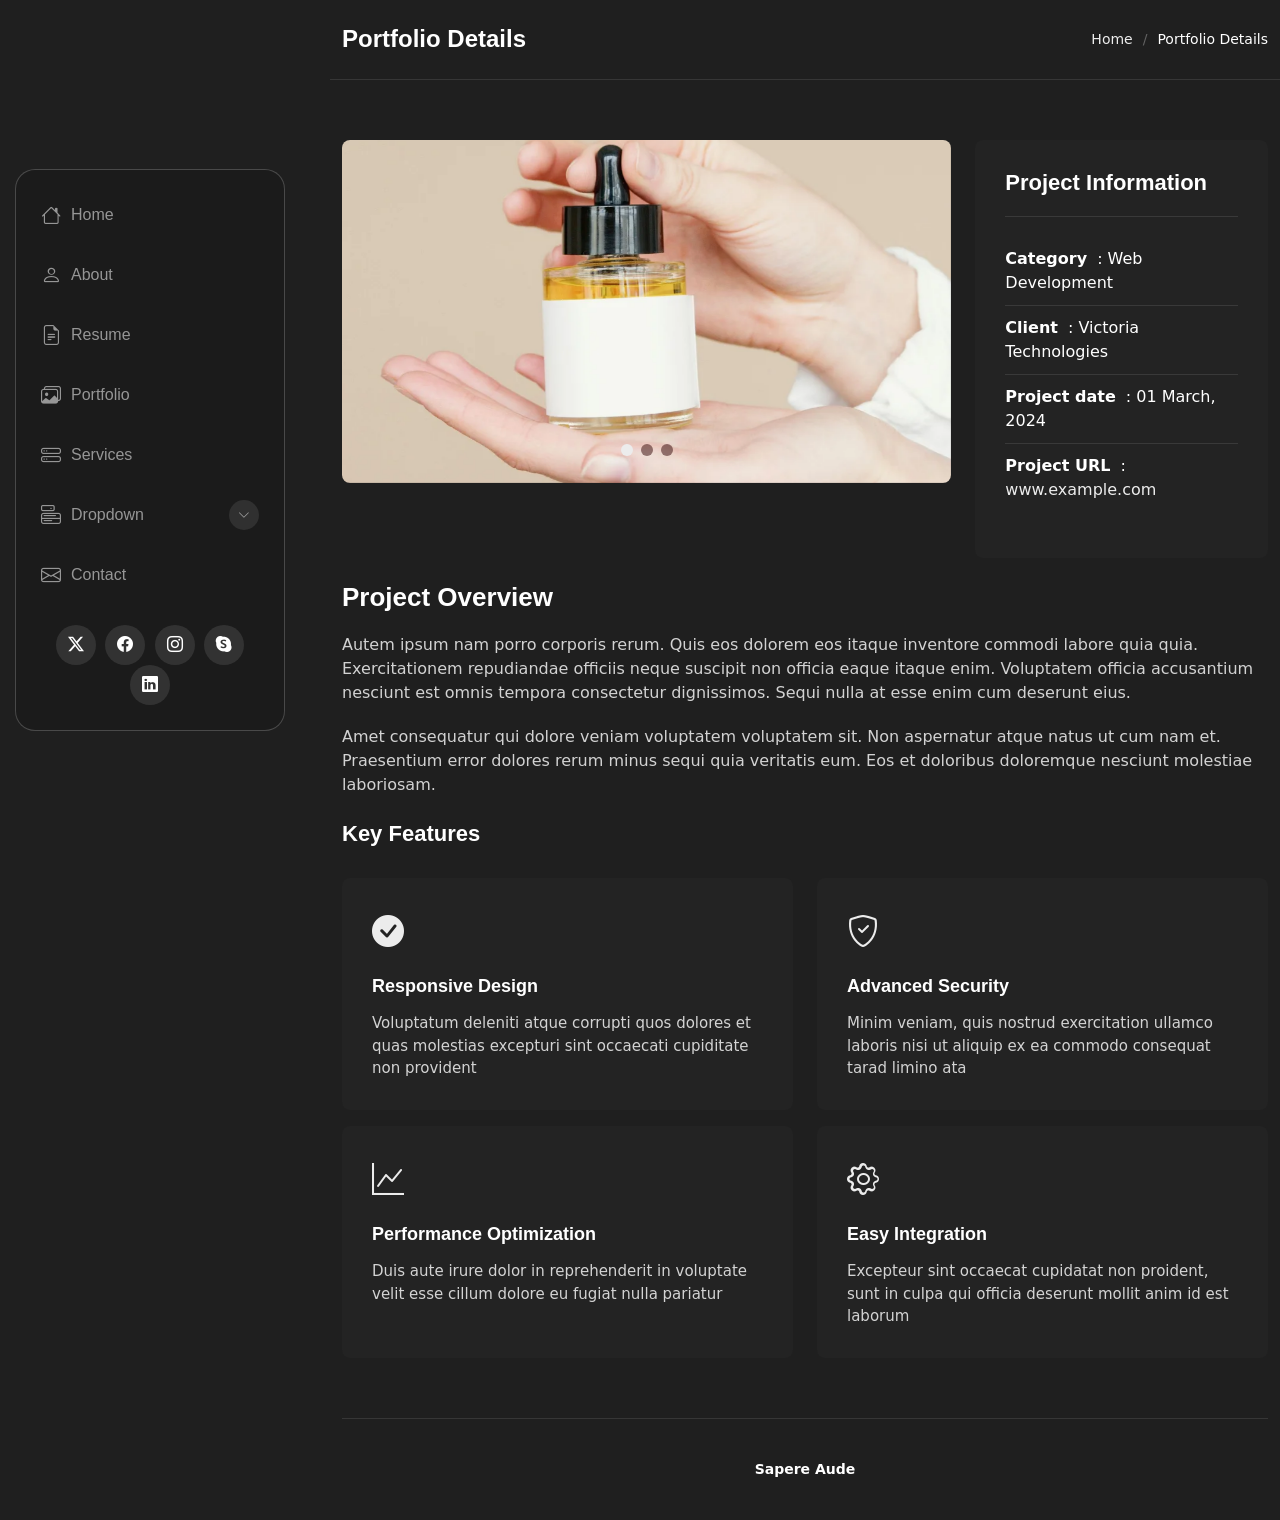
<file: frontend/portfolio-details.html>
<!DOCTYPE html>
<html lang="en">

<head>
  <meta charset="utf-8">
  <meta content="width=device-width, initial-scale=1.0" name="viewport">
  <title>Portfolio Details</title>
  <meta name="description" content="">
  <meta name="keywords" content="">

  <!-- Favicons -->
  <link href="assets/img/favicon.png" rel="icon">
  <link href="assets/img/apple-touch-icon.png" rel="apple-touch-icon">

  <!-- Fonts -->
  <link href="https://fonts.googleapis.com" rel="preconnect">
  <link href="https://fonts.gstatic.com" rel="preconnect" crossorigin>
  <link href="https://fonts.googleapis.com/css2?family=Roboto:ital,wght@0,100;0,300;0,400;0,500;0,700;0,900;1,100;1,300;1,400;1,500;1,700;1,900&family=Ubuntu:ital,wght@0,300;0,400;0,500;0,700;1,300;1,400;1,500;1,700&family=Nunito:ital,wght@0,200;0,300;0,400;0,500;0,600;0,700;0,800;0,900;1,200;1,300;1,400;1,500;1,600;1,700;1,800;1,900&display=swap" rel="stylesheet">

  <!-- Vendor CSS Files -->
  <link href="assets/vendor/bootstrap/css/bootstrap.min.css" rel="stylesheet">
  <link href="assets/vendor/bootstrap-icons/bootstrap-icons.css" rel="stylesheet">
  <link href="assets/vendor/aos/aos.css" rel="stylesheet">
  <link href="assets/vendor/glightbox/css/glightbox.min.css" rel="stylesheet">
  <link href="assets/vendor/swiper/swiper-bundle.min.css" rel="stylesheet">

  <!-- Main CSS File -->
  <link href="assets/css/main.css" rel="stylesheet">
</head>

<body class="portfolio-details-page">

  <header id="header" class="header dark-background d-flex flex-column justify-content-center">
    <i class="header-toggle d-xl-none bi bi-list"></i>

    <div class="header-container d-flex flex-column align-items-start">
      <nav id="navmenu" class="navmenu">
        <ul>
          <li><a href="#hero"><i class="bi bi-house navicon"></i>Home</a></li>
          <li><a href="#about"><i class="bi bi-person navicon"></i> About</a></li>
          <li><a href="#resume"><i class="bi bi-file-earmark-text navicon"></i> Resume</a></li>
          <li><a href="#portfolio"><i class="bi bi-images navicon"></i> Portfolio</a></li>
          <li><a href="#services"><i class="bi bi-hdd-stack navicon"></i> Services</a></li>
          <li class="dropdown"><a href="#"><i class="bi bi-menu-button navicon"></i> <span>Dropdown</span> <i class="bi bi-chevron-down toggle-dropdown"></i></a>
            <ul>
              <li><a href="#">Dropdown 1</a></li>
              <li class="dropdown"><a href="#"><span>Deep Dropdown</span> <i class="bi bi-chevron-down toggle-dropdown"></i></a>
                <ul>
                  <li><a href="#">Deep Dropdown 1</a></li>
                  <li><a href="#">Deep Dropdown 2</a></li>
                  <li><a href="#">Deep Dropdown 3</a></li>
                  <li><a href="#">Deep Dropdown 4</a></li>
                  <li><a href="#">Deep Dropdown 5</a></li>
                </ul>
              </li>
              <li><a href="#">Dropdown 2</a></li>
              <li><a href="#">Dropdown 3</a></li>
              <li><a href="#">Dropdown 4</a></li>
            </ul>
          </li>
          <li><a href="#contact"><i class="bi bi-envelope navicon"></i> Contact</a></li>
        </ul>
      </nav>

      <div class="social-links text-center">
        <a href="#" class="twitter"><i class="bi bi-twitter-x"></i></a>
        <a href="#" class="facebook"><i class="bi bi-facebook"></i></a>
        <a href="#" class="instagram"><i class="bi bi-instagram"></i></a>
        <a href="#" class="google-plus"><i class="bi bi-skype"></i></a>
        <a href="#" class="linkedin"><i class="bi bi-linkedin"></i></a>
      </div>

    </div>

  </header>

  <main class="main">

    <!-- Page Title -->
    <div class="page-title dark-background">
      <div class="container d-lg-flex justify-content-between align-items-center">
        <h1 class="mb-2 mb-lg-0">Portfolio Details</h1>
        <nav class="breadcrumbs">
          <ol>
            <li><a href="index.html">Home</a></li>
            <li class="current">Portfolio Details</li>
          </ol>
        </nav>
      </div>
    </div><!-- End Page Title -->

    <!-- Portfolio Details Section -->
    <section id="portfolio-details" class="portfolio-details section">

      <div class="container" data-aos="fade-up" data-aos-delay="100">

        <div class="row gy-4">

          <div class="col-lg-8">
            <div class="portfolio-details-slider swiper init-swiper">

              <script type="application/json" class="swiper-config">
                {
                  "loop": true,
                  "speed": 600,
                  "autoplay": {
                    "delay": 5000
                  },
                  "slidesPerView": "auto",
                  "pagination": {
                    "el": ".swiper-pagination",
                    "type": "bullets",
                    "clickable": true
                  }
                }
              </script>

              <div class="swiper-wrapper align-items-center">

                <div class="swiper-slide">
                  <img src="assets/img/portfolio/portfolio-1.webp" alt="Portfolio Image" class="img-fluid" loading="lazy">
                </div>

                <div class="swiper-slide">
                  <img src="assets/img/portfolio/portfolio-10.webp" alt="Portfolio Image" class="img-fluid" loading="lazy">
                </div>

                <div class="swiper-slide">
                  <img src="assets/img/portfolio/portfolio-7.webp" alt="Portfolio Image" class="img-fluid" loading="lazy">
                </div>

              </div>
              <div class="swiper-pagination"></div>
            </div>
          </div>

          <div class="col-lg-4">
            <div class="portfolio-info" data-aos="fade-left" data-aos-delay="200">
              <h3>Project Information</h3>
              <ul>
                <li><strong>Category</strong>: Web Development</li>
                <li><strong>Client</strong>: Victoria Technologies</li>
                <li><strong>Project date</strong>: 01 March, 2024</li>
                <li><strong>Project URL</strong>: <a href="#" target="_blank">www.example.com</a></li>
              </ul>
            </div>
          </div>

          <div class="col-lg-12">
            <div class="portfolio-description" data-aos="fade-up" data-aos-delay="300">
              <h2>Project Overview</h2>
              <p>
                Autem ipsum nam porro corporis rerum. Quis eos dolorem eos itaque inventore commodi labore quia quia. Exercitationem repudiandae officiis neque suscipit non officia eaque itaque enim. Voluptatem officia accusantium nesciunt est omnis tempora consectetur dignissimos. Sequi nulla at esse enim cum deserunt eius.
              </p>
              <p>
                Amet consequatur qui dolore veniam voluptatem voluptatem sit. Non aspernatur atque natus ut cum nam et. Praesentium error dolores rerum minus sequi quia veritatis eum. Eos et doloribus doloremque nesciunt molestiae laboriosam.
              </p>

              <div class="features mt-4">
                <h3>Key Features</h3>
                <div class="row gy-3">
                  <div class="col-md-6">
                    <div class="feature-item" data-aos="fade-up" data-aos-delay="400">
                      <i class="bi bi-check-circle-fill"></i>
                      <h4>Responsive Design</h4>
                      <p>Voluptatum deleniti atque corrupti quos dolores et quas molestias excepturi sint occaecati cupiditate non provident</p>
                    </div>
                  </div>

                  <div class="col-md-6">
                    <div class="feature-item" data-aos="fade-up" data-aos-delay="500">
                      <i class="bi bi-shield-check"></i>
                      <h4>Advanced Security</h4>
                      <p>Minim veniam, quis nostrud exercitation ullamco laboris nisi ut aliquip ex ea commodo consequat tarad limino ata</p>
                    </div>
                  </div>

                  <div class="col-md-6">
                    <div class="feature-item" data-aos="fade-up" data-aos-delay="600">
                      <i class="bi bi-graph-up"></i>
                      <h4>Performance Optimization</h4>
                      <p>Duis aute irure dolor in reprehenderit in voluptate velit esse cillum dolore eu fugiat nulla pariatur</p>
                    </div>
                  </div>

                  <div class="col-md-6">
                    <div class="feature-item" data-aos="fade-up" data-aos-delay="700">
                      <i class="bi bi-gear"></i>
                      <h4>Easy Integration</h4>
                      <p>Excepteur sint occaecat cupidatat non proident, sunt in culpa qui officia deserunt mollit anim id est laborum</p>
                    </div>
                  </div>
                </div>
              </div>
            </div>
          </div>

        </div>

      </div>

    </section><!-- /Portfolio Details Section -->

  </main>

  <footer id="footer" class="footer position-relative">

    <div class="container">
      <div class="copyright text-center ">
        <p><strong class="px-1 sitename">Sapere Aude</strong></p>
      </div>
    </div>

  </footer>

  <!-- Scroll Top -->
  <a href="#" id="scroll-top" class="scroll-top d-flex align-items-center justify-content-center"><i class="bi bi-arrow-up-short"></i></a>

  <!-- Preloader -->
  <div id="preloader"></div>

  <!-- Vendor JS Files -->
  <script src="assets/vendor/bootstrap/js/bootstrap.bundle.min.js"></script>
  <script src="assets/vendor/php-email-form/validate.js"></script>
  <script src="assets/vendor/aos/aos.js"></script>
  <script src="assets/vendor/typed.js/typed.umd.js"></script>
  <script src="assets/vendor/purecounter/purecounter_vanilla.js"></script>
  <script src="assets/vendor/waypoints/noframework.waypoints.js"></script>
  <script src="assets/vendor/isotope-layout/isotope.pkgd.min.js"></script>
  <script src="assets/vendor/imagesloaded/imagesloaded.pkgd.min.js"></script>
  <script src="assets/vendor/glightbox/js/glightbox.min.js"></script>
  <script src="assets/vendor/swiper/swiper-bundle.min.js"></script>

  <!-- Main JS File -->
  <script src="assets/js/main.js"></script>

</body>

</html>
</file>
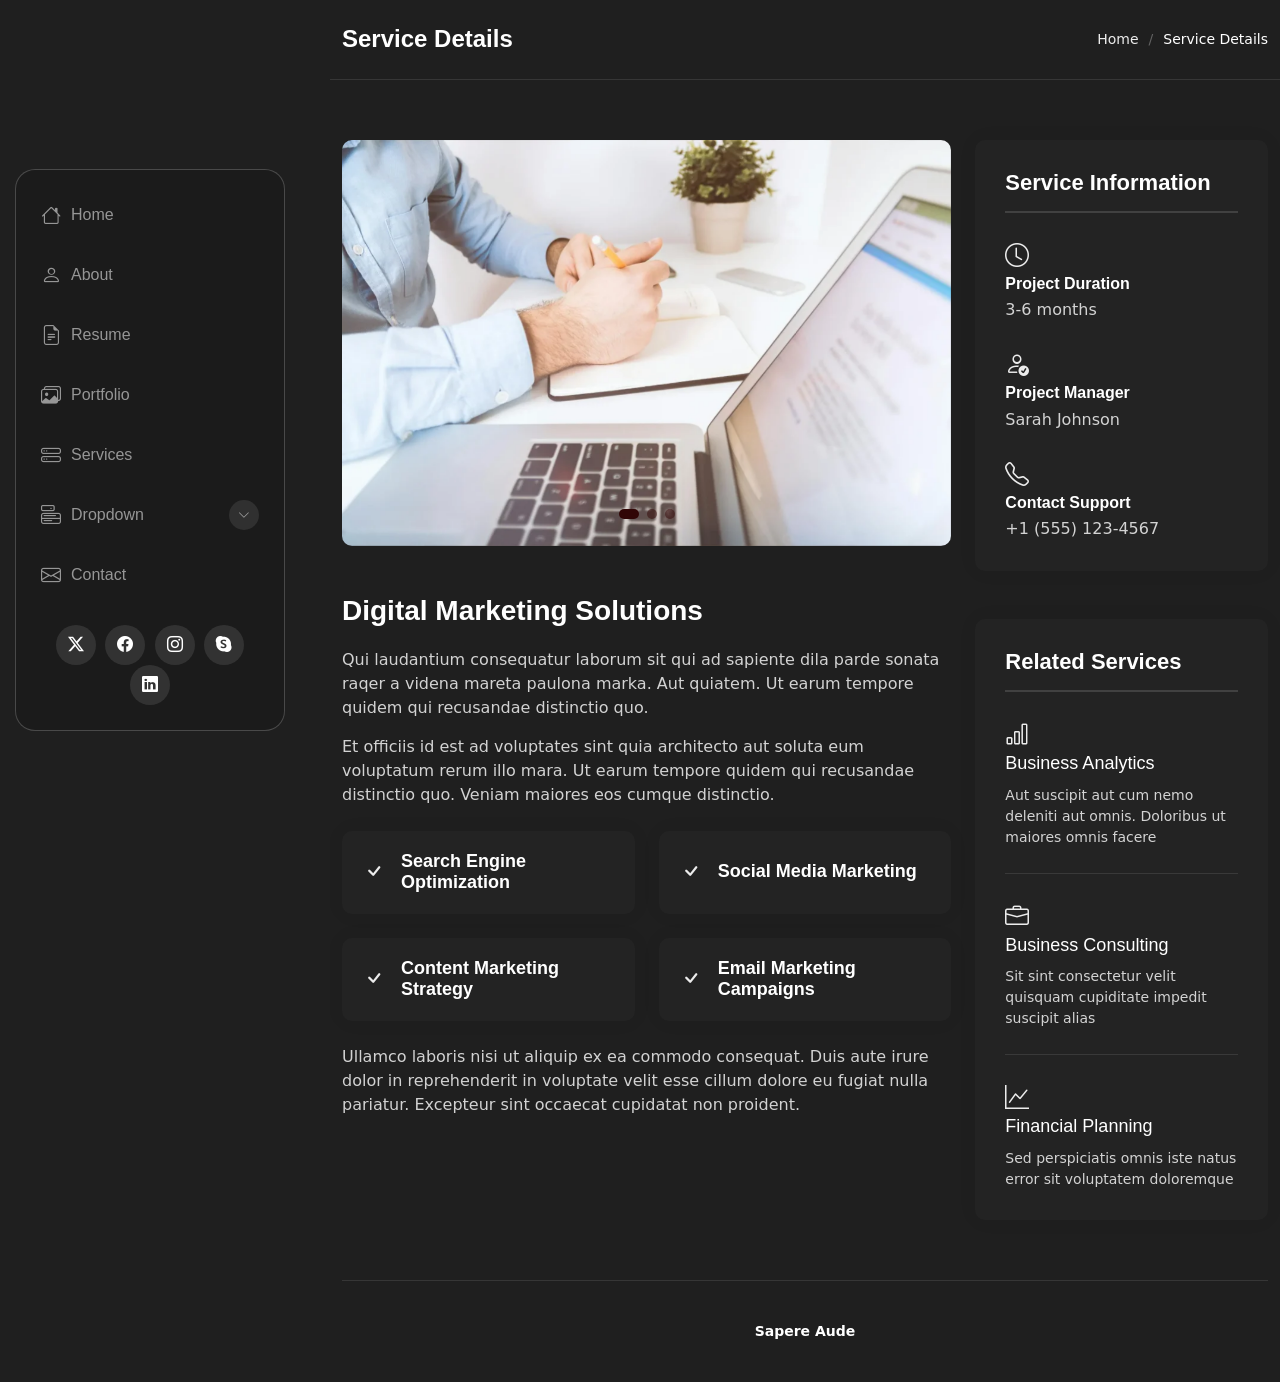
<file: frontend/service-details.html>
<!DOCTYPE html>
<html lang="en">

<head>
  <meta charset="utf-8">
  <meta content="width=device-width, initial-scale=1.0" name="viewport">
  <title>Service Details</title>
  <meta name="description" content="">
  <meta name="keywords" content="">

  <!-- Favicons -->
  <link href="assets/img/favicon.png" rel="icon">
  <link href="assets/img/apple-touch-icon.png" rel="apple-touch-icon">

  <!-- Fonts -->
  <link href="https://fonts.googleapis.com" rel="preconnect">
  <link href="https://fonts.gstatic.com" rel="preconnect" crossorigin>
  <link href="https://fonts.googleapis.com/css2?family=Roboto:ital,wght@0,100;0,300;0,400;0,500;0,700;0,900;1,100;1,300;1,400;1,500;1,700;1,900&family=Ubuntu:ital,wght@0,300;0,400;0,500;0,700;1,300;1,400;1,500;1,700&family=Nunito:ital,wght@0,200;0,300;0,400;0,500;0,600;0,700;0,800;0,900;1,200;1,300;1,400;1,500;1,600;1,700;1,800;1,900&display=swap" rel="stylesheet">

  <!-- Vendor CSS Files -->
  <link href="assets/vendor/bootstrap/css/bootstrap.min.css" rel="stylesheet">
  <link href="assets/vendor/bootstrap-icons/bootstrap-icons.css" rel="stylesheet">
  <link href="assets/vendor/aos/aos.css" rel="stylesheet">
  <link href="assets/vendor/glightbox/css/glightbox.min.css" rel="stylesheet">
  <link href="assets/vendor/swiper/swiper-bundle.min.css" rel="stylesheet">

  <!-- Main CSS File -->
  <link href="assets/css/main.css" rel="stylesheet">
</head>

<body class="service-details-page">

  <header id="header" class="header dark-background d-flex flex-column justify-content-center">
    <i class="header-toggle d-xl-none bi bi-list"></i>

    <div class="header-container d-flex flex-column align-items-start">
      <nav id="navmenu" class="navmenu">
        <ul>
          <li><a href="#hero"><i class="bi bi-house navicon"></i>Home</a></li>
          <li><a href="#about"><i class="bi bi-person navicon"></i> About</a></li>
          <li><a href="#resume"><i class="bi bi-file-earmark-text navicon"></i> Resume</a></li>
          <li><a href="#portfolio"><i class="bi bi-images navicon"></i> Portfolio</a></li>
          <li><a href="#services"><i class="bi bi-hdd-stack navicon"></i> Services</a></li>
          <li class="dropdown"><a href="#"><i class="bi bi-menu-button navicon"></i> <span>Dropdown</span> <i class="bi bi-chevron-down toggle-dropdown"></i></a>
            <ul>
              <li><a href="#">Dropdown 1</a></li>
              <li class="dropdown"><a href="#"><span>Deep Dropdown</span> <i class="bi bi-chevron-down toggle-dropdown"></i></a>
                <ul>
                  <li><a href="#">Deep Dropdown 1</a></li>
                  <li><a href="#">Deep Dropdown 2</a></li>
                  <li><a href="#">Deep Dropdown 3</a></li>
                  <li><a href="#">Deep Dropdown 4</a></li>
                  <li><a href="#">Deep Dropdown 5</a></li>
                </ul>
              </li>
              <li><a href="#">Dropdown 2</a></li>
              <li><a href="#">Dropdown 3</a></li>
              <li><a href="#">Dropdown 4</a></li>
            </ul>
          </li>
          <li><a href="#contact"><i class="bi bi-envelope navicon"></i> Contact</a></li>
        </ul>
      </nav>

      <div class="social-links text-center">
        <a href="#" class="twitter"><i class="bi bi-twitter-x"></i></a>
        <a href="#" class="facebook"><i class="bi bi-facebook"></i></a>
        <a href="#" class="instagram"><i class="bi bi-instagram"></i></a>
        <a href="#" class="google-plus"><i class="bi bi-skype"></i></a>
        <a href="#" class="linkedin"><i class="bi bi-linkedin"></i></a>
      </div>

    </div>

  </header>

  <main class="main">

    <!-- Page Title -->
    <div class="page-title dark-background">
      <div class="container d-lg-flex justify-content-between align-items-center">
        <h1 class="mb-2 mb-lg-0">Service Details</h1>
        <nav class="breadcrumbs">
          <ol>
            <li><a href="index.html">Home</a></li>
            <li class="current">Service Details</li>
          </ol>
        </nav>
      </div>
    </div><!-- End Page Title -->

    <!-- Service Details Section -->
    <section id="service-details" class="service-details section">

      <div class="container" data-aos="fade-up" data-aos-delay="100">

        <div class="row gy-4">

          <div class="col-lg-8">
            <div class="service-details-slider swiper init-swiper">
              <script type="application/json" class="swiper-config">
                {
                  "loop": true,
                  "speed": 600,
                  "autoplay": {
                    "delay": 5000
                  },
                  "slidesPerView": 1,
                  "pagination": {
                    "el": ".swiper-pagination",
                    "type": "bullets",
                    "clickable": true
                  }
                }
              </script>
              <div class="swiper-wrapper align-items-center">
                <div class="swiper-slide">
                  <img src="assets/img/services/services-1.webp" alt="" class="img-fluid" loading="lazy">
                </div>
                <div class="swiper-slide">
                  <img src="assets/img/services/services-2.webp" alt="" class="img-fluid" loading="lazy">
                </div>
                <div class="swiper-slide">
                  <img src="assets/img/services/services-3.webp" alt="" class="img-fluid" loading="lazy">
                </div>
              </div>
              <div class="swiper-pagination"></div>
            </div>

            <div class="content mt-5">
              <h3>Digital Marketing Solutions</h3>
              <p>
                Qui laudantium consequatur laborum sit qui ad sapiente dila parde sonata raqer a videna mareta paulona marka. Aut quiatem. Ut earum tempore quidem qui recusandae distinctio quo.
              </p>
              <p>
                Et officiis id est ad voluptates sint quia architecto aut soluta eum voluptatum rerum illo mara. Ut earum tempore quidem qui recusandae distinctio quo. Veniam maiores eos cumque distinctio.
              </p>

              <div class="features mt-4">
                <div class="row gy-4">
                  <div class="col-md-6" data-aos="fade-up" data-aos-delay="100">
                    <div class="feature-box d-flex align-items-center">
                      <i class="bi bi-check"></i>
                      <h4>Search Engine Optimization</h4>
                    </div>
                  </div>
                  <div class="col-md-6" data-aos="fade-up" data-aos-delay="200">
                    <div class="feature-box d-flex align-items-center">
                      <i class="bi bi-check"></i>
                      <h4>Social Media Marketing</h4>
                    </div>
                  </div>
                  <div class="col-md-6" data-aos="fade-up" data-aos-delay="300">
                    <div class="feature-box d-flex align-items-center">
                      <i class="bi bi-check"></i>
                      <h4>Content Marketing Strategy</h4>
                    </div>
                  </div>
                  <div class="col-md-6" data-aos="fade-up" data-aos-delay="400">
                    <div class="feature-box d-flex align-items-center">
                      <i class="bi bi-check"></i>
                      <h4>Email Marketing Campaigns</h4>
                    </div>
                  </div>
                </div>
              </div>

              <p class="mt-4">
                Ullamco laboris nisi ut aliquip ex ea commodo consequat. Duis aute irure dolor in reprehenderit in voluptate velit esse cillum dolore eu fugiat nulla pariatur. Excepteur sint occaecat cupidatat non proident.
              </p>
            </div>
          </div>

          <div class="col-lg-4">
            <div class="service-info">
              <h4>Service Information</h4>
              <div class="info-item">
                <i class="bi bi-clock"></i>
                <h5>Project Duration</h5>
                <p>3-6 months</p>
              </div>
              <div class="info-item">
                <i class="bi bi-person-check"></i>
                <h5>Project Manager</h5>
                <p>Sarah Johnson</p>
              </div>
              <div class="info-item">
                <i class="bi bi-telephone"></i>
                <h5>Contact Support</h5>
                <p>+1 (555) 123-4567</p>
              </div>
            </div>

            <div class="related-services mt-5">
              <h4>Related Services</h4>
              <div class="service-item">
                <i class="bi bi-bar-chart"></i>
                <h5><a href="#">Business Analytics</a></h5>
                <p>Aut suscipit aut cum nemo deleniti aut omnis. Doloribus ut maiores omnis facere</p>
              </div>
              <div class="service-item">
                <i class="bi bi-briefcase"></i>
                <h5><a href="#">Business Consulting</a></h5>
                <p>Sit sint consectetur velit quisquam cupiditate impedit suscipit alias</p>
              </div>
              <div class="service-item">
                <i class="bi bi-graph-up"></i>
                <h5><a href="#">Financial Planning</a></h5>
                <p>Sed perspiciatis omnis iste natus error sit voluptatem doloremque</p>
              </div>
            </div>
          </div>

        </div>

      </div>

    </section><!-- /Service Details Section -->

  </main>

  <footer id="footer" class="footer position-relative">

    <div class="container">
      <div class="copyright text-center ">
        <p><strong class="px-1 sitename">Sapere Aude</strong></p>
      </div>
    </div>

  </footer>

  <!-- Scroll Top -->
  <a href="#" id="scroll-top" class="scroll-top d-flex align-items-center justify-content-center"><i class="bi bi-arrow-up-short"></i></a>

  <!-- Preloader -->
  <div id="preloader"></div>

  <!-- Vendor JS Files -->
  <script src="assets/vendor/bootstrap/js/bootstrap.bundle.min.js"></script>
  <script src="assets/vendor/php-email-form/validate.js"></script>
  <script src="assets/vendor/aos/aos.js"></script>
  <script src="assets/vendor/typed.js/typed.umd.js"></script>
  <script src="assets/vendor/purecounter/purecounter_vanilla.js"></script>
  <script src="assets/vendor/waypoints/noframework.waypoints.js"></script>
  <script src="assets/vendor/isotope-layout/isotope.pkgd.min.js"></script>
  <script src="assets/vendor/imagesloaded/imagesloaded.pkgd.min.js"></script>
  <script src="assets/vendor/glightbox/js/glightbox.min.js"></script>
  <script src="assets/vendor/swiper/swiper-bundle.min.js"></script>

  <!-- Main JS File -->
  <script src="assets/js/main.js"></script>

</body>

</html>
</file>
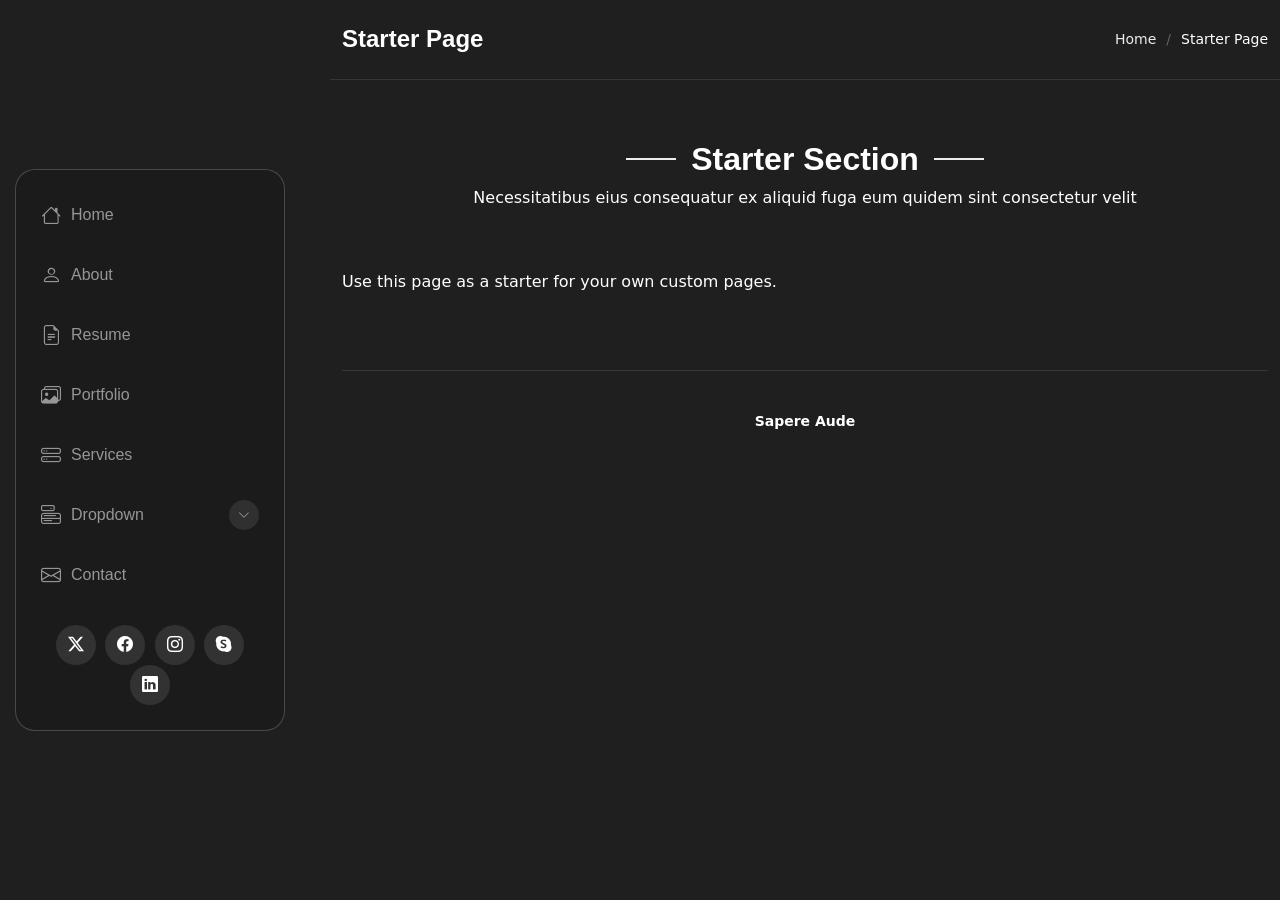
<file: frontend/starter-page.html>
<!DOCTYPE html>
<html lang="en">

<head>
  <meta charset="utf-8">
  <meta content="width=device-width, initial-scale=1.0" name="viewport">
  <title>Starter Page</title>
  <meta name="description" content="">
  <meta name="keywords" content="">

  <!-- Favicons -->
  <link href="assets/img/favicon.png" rel="icon">
  <link href="assets/img/apple-touch-icon.png" rel="apple-touch-icon">

  <!-- Fonts -->
  <link href="https://fonts.googleapis.com" rel="preconnect">
  <link href="https://fonts.gstatic.com" rel="preconnect" crossorigin>
  <link href="https://fonts.googleapis.com/css2?family=Roboto:ital,wght@0,100;0,300;0,400;0,500;0,700;0,900;1,100;1,300;1,400;1,500;1,700;1,900&family=Ubuntu:ital,wght@0,300;0,400;0,500;0,700;1,300;1,400;1,500;1,700&family=Nunito:ital,wght@0,200;0,300;0,400;0,500;0,600;0,700;0,800;0,900;1,200;1,300;1,400;1,500;1,600;1,700;1,800;1,900&display=swap" rel="stylesheet">

  <!-- Vendor CSS Files -->
  <link href="assets/vendor/bootstrap/css/bootstrap.min.css" rel="stylesheet">
  <link href="assets/vendor/bootstrap-icons/bootstrap-icons.css" rel="stylesheet">
  <link href="assets/vendor/aos/aos.css" rel="stylesheet">
  <link href="assets/vendor/glightbox/css/glightbox.min.css" rel="stylesheet">
  <link href="assets/vendor/swiper/swiper-bundle.min.css" rel="stylesheet">

  <!-- Main CSS File -->
  <link href="assets/css/main.css" rel="stylesheet">
</head>

<body class="starter-page-page">

  <header id="header" class="header dark-background d-flex flex-column justify-content-center">
    <i class="header-toggle d-xl-none bi bi-list"></i>

    <div class="header-container d-flex flex-column align-items-start">
      <nav id="navmenu" class="navmenu">
        <ul>
          <li><a href="#hero"><i class="bi bi-house navicon"></i>Home</a></li>
          <li><a href="#about"><i class="bi bi-person navicon"></i> About</a></li>
          <li><a href="#resume"><i class="bi bi-file-earmark-text navicon"></i> Resume</a></li>
          <li><a href="#portfolio"><i class="bi bi-images navicon"></i> Portfolio</a></li>
          <li><a href="#services"><i class="bi bi-hdd-stack navicon"></i> Services</a></li>
          <li class="dropdown"><a href="#"><i class="bi bi-menu-button navicon"></i> <span>Dropdown</span> <i class="bi bi-chevron-down toggle-dropdown"></i></a>
            <ul>
              <li><a href="#">Dropdown 1</a></li>
              <li class="dropdown"><a href="#"><span>Deep Dropdown</span> <i class="bi bi-chevron-down toggle-dropdown"></i></a>
                <ul>
                  <li><a href="#">Deep Dropdown 1</a></li>
                  <li><a href="#">Deep Dropdown 2</a></li>
                  <li><a href="#">Deep Dropdown 3</a></li>
                  <li><a href="#">Deep Dropdown 4</a></li>
                  <li><a href="#">Deep Dropdown 5</a></li>
                </ul>
              </li>
              <li><a href="#">Dropdown 2</a></li>
              <li><a href="#">Dropdown 3</a></li>
              <li><a href="#">Dropdown 4</a></li>
            </ul>
          </li>
          <li><a href="#contact"><i class="bi bi-envelope navicon"></i> Contact</a></li>
        </ul>
      </nav>

      <div class="social-links text-center">
        <a href="#" class="twitter"><i class="bi bi-twitter-x"></i></a>
        <a href="#" class="facebook"><i class="bi bi-facebook"></i></a>
        <a href="#" class="instagram"><i class="bi bi-instagram"></i></a>
        <a href="#" class="google-plus"><i class="bi bi-skype"></i></a>
        <a href="#" class="linkedin"><i class="bi bi-linkedin"></i></a>
      </div>

    </div>

  </header>

  <main class="main">

    <!-- Page Title -->
    <div class="page-title dark-background">
      <div class="container d-lg-flex justify-content-between align-items-center">
        <h1 class="mb-2 mb-lg-0">Starter Page</h1>
        <nav class="breadcrumbs">
          <ol>
            <li><a href="index.html">Home</a></li>
            <li class="current">Starter Page</li>
          </ol>
        </nav>
      </div>
    </div><!-- End Page Title -->

    <!-- Starter Section Section -->
    <section id="starter-section" class="starter-section section">

      <!-- Section Title -->
      <div class="container section-title" data-aos="fade-up">
        <h2>Starter Section</h2>
        <p>Necessitatibus eius consequatur ex aliquid fuga eum quidem sint consectetur velit</p>
      </div><!-- End Section Title -->

      <div class="container" data-aos="fade-up">
        <p>Use this page as a starter for your own custom pages.</p>
      </div>

    </section><!-- /Starter Section Section -->

  </main>

  <footer id="footer" class="footer position-relative">

    <div class="container">
      <div class="copyright text-center ">
        <p><strong class="px-1 sitename">Sapere Aude</strong></p>
      </div>
    </div>

  </footer>

  <!-- Scroll Top -->
  <a href="#" id="scroll-top" class="scroll-top d-flex align-items-center justify-content-center"><i class="bi bi-arrow-up-short"></i></a>

  <!-- Preloader -->
  <div id="preloader"></div>

  <!-- Vendor JS Files -->
  <script src="assets/vendor/bootstrap/js/bootstrap.bundle.min.js"></script>
  <script src="assets/vendor/php-email-form/validate.js"></script>
  <script src="assets/vendor/aos/aos.js"></script>
  <script src="assets/vendor/typed.js/typed.umd.js"></script>
  <script src="assets/vendor/purecounter/purecounter_vanilla.js"></script>
  <script src="assets/vendor/waypoints/noframework.waypoints.js"></script>
  <script src="assets/vendor/isotope-layout/isotope.pkgd.min.js"></script>
  <script src="assets/vendor/imagesloaded/imagesloaded.pkgd.min.js"></script>
  <script src="assets/vendor/glightbox/js/glightbox.min.js"></script>
  <script src="assets/vendor/swiper/swiper-bundle.min.js"></script>

  <!-- Main JS File -->
  <script src="assets/js/main.js"></script>

</body>

</html>
</file>
<file: frontend/assets/css/main.css>
/* Fonts */
:root {
  --default-font: "Inter", system-ui, -apple-system, "Segoe UI", sans-serif;
  --heading-font: "Space Grotesk", sans-serif;
  --nav-font: "Space Grotesk", sans-serif;
}

/* Global Colors - The following color variables are used throughout the website. Updating them here will change the color scheme of the entire website */
:root { 
  --background-color: #1f1f1f; /* Background color for the entire website, including individual sections */
  --default-color: #ffffff; /* Default color used for the majority of the text content across the entire website */
  --heading-color: #ffffff; /* Color for headings, subheadings and title throughout the website */
  --accent-color: #ececec; /* Accent color that represents your brand on the website. It's used for buttons, links, and other elements that need to stand out */
  --surface-color: #232323; /* The surface color is used as a background of boxed elements within sections, such as cards, icon boxes, or other elements that require a visual separation from the global background. */
  --contrast-color: #310606; /* Contrast color for text, ensuring readability against backgrounds of accent, heading, or default colors. */
}

/* Nav Menu Colors - The following color variables are used specifically for the navigation menu. They are separate from the global colors to allow for more customization options */
:root {
  --nav-color: rgba(236, 236, 236, 0.59);  /* The default color of the main navmenu links */
  --nav-hover-color: #ffffff; /* Applied to main navmenu links when they are hovered over or active */
  --nav-mobile-background-color: #393939; /* Used as the background color for mobile navigation menu */
  --nav-dropdown-background-color: #393939; /* Used as the background color for dropdown items that appear when hovering over primary navigation items */
  --nav-dropdown-color: #ffffff; /* Used for navigation links of the dropdown items in the navigation menu. */
  --nav-dropdown-hover-color: #ececec; /* Similar to --nav-hover-color, this color is applied to dropdown navigation links when they are hovered over. */
}

/* Color Presets - These classes override global colors when applied to any section or element, providing reuse of the sam color scheme. */

.light-background {
  --background-color: #2c2c2c;
  --surface-color: #323232;
}

.dark-background {
  --background-color: #040b14;
  --default-color: #ffffff;
  --heading-color: #ffffff;
  --surface-color: #151f2b;
  --contrast-color: #ffffff;
}

/* Smooth scroll */
:root {
  scroll-behavior: smooth;
}

/*--------------------------------------------------------------
# General Styling & Shared Classes
--------------------------------------------------------------*/
body {
  color: var(--default-color);
  background-color: var(--background-color);
  font-family: var(--default-font);
}

a {
  color: var(--accent-color);
  text-decoration: none;
  transition: 0.3s;
}

a:hover {
  color: color-mix(in srgb, var(--accent-color), transparent 25%);
  text-decoration: none;
}

h1,
h2,
h3,
h4,
h5,
h6 {
  color: var(--heading-color);
  font-family: var(--heading-font);
}

/* PHP Email Form Messages
------------------------------*/
.php-email-form .error-message {
  display: none;
  background: #df1529;
  color: #ffffff;
  text-align: left;
  padding: 15px;
  margin-bottom: 24px;
  font-weight: 600;
}

.php-email-form .sent-message {
  display: none;
  color: #ffffff;
  background: #059652;
  text-align: center;
  padding: 15px;
  margin-bottom: 24px;
  font-weight: 600;
}

.php-email-form .loading {
  display: none;
  background: var(--surface-color);
  text-align: center;
  padding: 15px;
  margin-bottom: 24px;
}

.php-email-form .loading:before {
  content: "";
  display: inline-block;
  border-radius: 50%;
  width: 24px;
  height: 24px;
  margin: 0 10px -6px 0;
  border: 3px solid var(--accent-color);
  border-top-color: var(--surface-color);
  animation: php-email-form-loading 1s linear infinite;
}

@keyframes php-email-form-loading {
  0% {
    transform: rotate(0deg);
  }

  100% {
    transform: rotate(360deg);
  }
}

/*--------------------------------------------------------------
# Global Header
--------------------------------------------------------------*/
.header {
  --background-color: #1b1b1b;
  --contrast-color: #444444;
  color: var(--default-color);
  position: fixed;
  top: 0;
  left: 0;
  bottom: 0;
  padding: 0 15px;
  width: 300px;
  transition: all ease-in-out 0.3s;
  overflow-y: auto;
  z-index: 997;
}

.header .header-container {
  border-radius: 20px;
  padding: 15px;
  background-color: var(--background-color);
  border: 1px solid color-mix(in srgb, var(--default-color), transparent 80%);
}

.header .social-links {
  margin: 0 0 10px 0;
}

.header .social-links a {
  font-size: 16px;
  display: inline-flex;
  align-items: center;
  justify-content: center;
  background: color-mix(in srgb, var(--default-color), transparent 90%);
  color: var(--default-color);
  margin: 0 2px;
  border-radius: 50%;
  text-align: center;
  width: 40px;
  height: 40px;
  transition: 0.3s;
}

.header .social-links a:hover {
  color: var(--contrast-color);
  background: var(--accent-color);
}

@media (min-width: 1200px) {

  .header~main,
  .header~#footer {
    margin-left: 330px;
  }
}

@media (max-width: 1199px) {
  .header {
    left: -100%;
  }
}

.header.header-show {
  left: 0;
}

.header .header-toggle {
  color: var(--contrast-color);
  background-color: var(--accent-color);
  font-size: 22px;
  display: flex;
  align-items: center;
  justify-content: center;
  width: 40px;
  height: 40px;
  border-radius: 50%;
  cursor: pointer;
  position: fixed;
  top: 15px;
  right: 15px;
  z-index: 9999;
  transition: background-color 0.3s;
}

.header .header-toggle:hover {
  color: var(--contrast-color);
  background-color: color-mix(in srgb, var(--accent-color) 90%, white 15%);
}

/*--------------------------------------------------------------
# Navigation Menu
--------------------------------------------------------------*/
.mobile-nav-toggle {
  display: none;
}

.navmenu {
  padding: 0;
  z-index: 9997;
  width: 100%;
}

.navmenu ul {
  list-style: none;
  padding: 0 0 20px 0;
  margin: 0;
}

.navmenu a,
.navmenu a:focus {
  color: var(--nav-color);
  padding: 15px 10px;
  font-family: var(--nav-font);
  font-size: 16px;
  font-weight: 400;
  display: flex;
  align-items: center;
  white-space: nowrap;
  transition: 0.3s;
  width: 100%;
}

.navmenu a .navicon,
.navmenu a:focus .navicon {
  font-size: 20px;
  margin-right: 10px;
}

.navmenu a .toggle-dropdown,
.navmenu a:focus .toggle-dropdown {
  font-size: 12px;
  line-height: 0;
  margin-left: auto;
  width: 30px;
  height: 30px;
  display: flex;
  align-items: center;
  justify-content: center;
  border-radius: 50%;
  transition: 0.3s;
  flex-shrink: 0;
  background-color: color-mix(in srgb, var(--accent-color), transparent 90%);
}

.navmenu a .toggle-dropdown:hover,
.navmenu a:focus .toggle-dropdown:hover {
  background-color: var(--accent-color);
  color: var(--contrast-color);
}

.navmenu a:hover,
.navmenu .active,
.navmenu .active:focus {
  color: var(--nav-hover-color);
}

.navmenu a:hover .navicon,
.navmenu .active .navicon,
.navmenu .active:focus .navicon {
  color: var(--accent-color);
}

.navmenu .active .toggle-dropdown,
.navmenu .active:focus .toggle-dropdown {
  background-color: var(--accent-color);
  color: var(--contrast-color);
  transform: rotate(180deg);
}

.navmenu .dropdown {
  display: block;
}

.navmenu .dropdown a,
.navmenu .dropdown a:focus {
  color: --nav-dropdown-color;
}

.navmenu .dropdown a:hover,
.navmenu .dropdown .active,
.navmenu .dropdown .active:focus {
  color: var(--nav-dropdown-hover-color);
}

.navmenu .dropdown ul {
  position: static;
  display: none;
  z-index: 99;
  padding: 5px 10px;
  margin: 5px 10px;
  background-color: var(--nav-dropdown-background-color);
  border: 1px solid color-mix(in srgb, var(--default-color), transparent 90%);
  box-shadow: none;
  transition: all 0.5s ease-in-out;
}

.navmenu .dropdown ul ul {
  background-color: rgba(33, 37, 41, 0.1);
}

.navmenu .dropdown>.dropdown-active {
  display: block;
  background-color: rgba(33, 37, 41, 0.03);
}

/*--------------------------------------------------------------
# Global Footer
--------------------------------------------------------------*/
.footer {
  color: var(--default-color);
  background-color: var(--background-color);
  font-size: 14px;
  padding: 0 0 40px 0;
  position: relative;
}

.footer .copyright {
  padding-top: 40px;
  border-top: 1px solid color-mix(in srgb, var(--default-color), transparent 90%);
}

.footer .copyright p {
  margin-bottom: 0;
}

.footer .credits {
  margin-top: 4px;
  font-size: 13px;
  text-align: center;
}

/*--------------------------------------------------------------
# Preloader
--------------------------------------------------------------*/
#preloader {
  position: fixed;
  inset: 0;
  z-index: 999999;
  background: #08080f;
  display: flex;
  align-items: center;
  justify-content: center;
  transition: opacity 0.6s ease-out;
}

.preloader-inner {
  display: flex;
  flex-direction: column;
  align-items: center;
  gap: 32px;
}

.preloader-ring {
  width: 60px;
  height: 60px;
  border-radius: 50%;
  border: 3px solid rgba(124, 58, 237, 0.15);
  border-top-color: #7c3aed;
  border-right-color: #a78bfa;
  animation: preloader-spin 1s linear infinite;
}

@keyframes preloader-spin {
  to { transform: rotate(360deg); }
}

.preloader-quote {
  color: rgba(167, 139, 250, 0.65);
  font-family: 'Inter', -apple-system, sans-serif;
  font-size: 0.875rem;
  font-style: italic;
  text-align: center;
  max-width: 300px;
  margin: 0;
  transition: opacity 0.35s ease;
  min-height: 1.4em;
}

.preloader-quote.fade {
  opacity: 0;
}

/*--------------------------------------------------------------
# Scroll Top Button
--------------------------------------------------------------*/
.scroll-top {
  position: fixed;
  visibility: hidden;
  opacity: 0;
  right: 15px;
  bottom: -15px;
  z-index: 99999;
  background-color: var(--accent-color);
  width: 44px;
  height: 44px;
  border-radius: 50px;
  transition: all 0.4s;
}

.scroll-top i {
  font-size: 24px;
  color: var(--contrast-color);
  line-height: 0;
}

.scroll-top:hover {
  background-color: color-mix(in srgb, var(--accent-color), transparent 20%);
  color: var(--contrast-color);
}

.scroll-top.active {
  visibility: visible;
  opacity: 1;
  bottom: 15px;
}

/*--------------------------------------------------------------
# Disable aos animation delay on mobile devices
--------------------------------------------------------------*/
@media screen and (max-width: 768px) {
  [data-aos-delay] {
    transition-delay: 0 !important;
  }
}

/*--------------------------------------------------------------
# Global Page Titles & Breadcrumbs
--------------------------------------------------------------*/
.page-title {
  color: var(--default-color);
  padding: 25px 0 0 0;
  position: relative;
}

.page-title .container {
  border-bottom: 1px solid color-mix(in srgb, var(--default-color), transparent 90%);
  padding-bottom: 25px;
}

.page-title h1 {
  font-size: 24px;
  font-weight: 700;
}

.page-title .breadcrumbs ol {
  display: flex;
  flex-wrap: wrap;
  list-style: none;
  padding: 0;
  margin: 0;
  font-size: 14px;
  font-weight: 400;
}

.page-title .breadcrumbs ol li+li {
  padding-left: 10px;
}

.page-title .breadcrumbs ol li+li::before {
  content: "/";
  display: inline-block;
  padding-right: 10px;
  color: color-mix(in srgb, var(--default-color), transparent 70%);
}

/*--------------------------------------------------------------
# Global Sections
--------------------------------------------------------------*/
section,
.section {
  color: var(--default-color);
  background-color: var(--background-color);
  padding: 60px 0;
  overflow: clip;
}

/*--------------------------------------------------------------
# Global Section Titles
--------------------------------------------------------------*/
.section-title {
  text-align: center;
  padding-bottom: 60px;
  position: relative;
}

.section-title h2 {
  font-size: 32px;
  font-weight: 700;
  position: relative;
}

.section-title h2:before,
.section-title h2:after {
  content: "";
  width: 50px;
  height: 2px;
  background: var(--accent-color);
  display: inline-block;
}

.section-title h2:before {
  margin: 0 15px 10px 0;
}

.section-title h2:after {
  margin: 0 0 10px 15px;
}

.section-title p {
  margin-bottom: 0;
}

/*--------------------------------------------------------------
# Hero Section
--------------------------------------------------------------*/
.hero {
  min-height: 100vh;
  position: relative;
  overflow: hidden;
  display: flex;
  align-items: center;
}

.hero .background-elements {
  position: absolute;
  top: 0;
  left: 0;
  width: 100%;
  height: 100%;
  z-index: 1;
  overflow: hidden;
}

.hero .background-elements .bg-circle {
  position: absolute;
  border-radius: 50%;
  background: linear-gradient(45deg, color-mix(in srgb, var(--accent-color), transparent 90%), color-mix(in srgb, var(--accent-color), transparent 95%));
  animation: float 6s ease-in-out infinite;
}

.hero .background-elements .bg-circle.circle-1 {
  width: 300px;
  height: 300px;
  top: 10%;
  right: 10%;
  animation-delay: 0s;
}

.hero .background-elements .bg-circle.circle-2 {
  width: 200px;
  height: 200px;
  bottom: 20%;
  left: 5%;
  animation-delay: 2s;
}

.hero .hero-content {
  position: relative;
  width: 100%;
  z-index: 2;
}

.hero .container {
  position: relative;
  z-index: 3;
}

.hero .hero-text h1 {
  font-size: 72px;
  font-weight: 800;
  line-height: 1.1;
  margin-bottom: 15px;
  color: var(--heading-color);
}

.hero .hero-text h1 .accent-text {
  color: var(--accent-color);
  position: relative;
}

.hero .hero-text h1 .accent-text::after {
  content: "";
  position: absolute;
  bottom: -5px;
  left: 0;
  width: 100%;
  height: 3px;
  background: linear-gradient(90deg, var(--accent-color), color-mix(in srgb, var(--accent-color), transparent 50%));
}

.hero .hero-text h2 {
  font-size: 32px;
  font-weight: 600;
  color: var(--heading-color);
  margin-bottom: 10px;
}

.hero .hero-text .lead {
  font-size: 24px;
  margin-bottom: 20px;
  color: var(--default-color);
}

.hero .hero-text .lead span {
  color: var(--accent-color);
  font-weight: 600;
  border-bottom: 2px solid var(--accent-color);
  padding-bottom: 2px;
}

.hero .hero-text .description {
  font-size: 18px;
  line-height: 1.6;
  color: color-mix(in srgb, var(--default-color), transparent 20%);
  margin-bottom: 40px;
  max-width: 500px;
}

.hero .hero-actions {
  display: flex;
  gap: 20px;
  margin-bottom: 40px;
  flex-wrap: wrap;
}

.hero .hero-actions .btn {
  padding: 14px 30px;
  font-size: 16px;
  font-weight: 600;
  border-radius: 50px;
  text-decoration: none;
  transition: all 0.3s ease;
  border: 2px solid;
}

.hero .hero-actions .btn.btn-primary {
  background-color: var(--accent-color);
  color: var(--contrast-color);
  border-color: var(--accent-color);
}

.hero .hero-actions .btn.btn-primary:hover {
  background-color: color-mix(in srgb, var(--accent-color), black 10%);
  transform: translateY(-2px);
  box-shadow: 0 8px 25px color-mix(in srgb, var(--accent-color), transparent 70%);
}

.hero .hero-actions .btn.btn-outline {
  background-color: transparent;
  color: var(--accent-color);
  border-color: var(--accent-color);
}

.hero .hero-actions .btn.btn-outline:hover {
  background-color: var(--accent-color);
  color: var(--contrast-color);
  transform: translateY(-2px);
}

.hero .social-links {
  display: flex;
  gap: 20px;
}

.hero .social-links a {
  width: 50px;
  height: 50px;
  display: flex;
  align-items: center;
  justify-content: center;
  background-color: var(--surface-color);
  color: color-mix(in srgb, var(--default-color), transparent 40%);
  border-radius: 50%;
  font-size: 20px;
  transition: all 0.3s ease;
}

.hero .social-links a:hover {
  color: var(--contrast-color);
  background-color: var(--accent-color);
  transform: translateY(-3px);
  box-shadow: 0 8px 25px color-mix(in srgb, var(--accent-color), transparent 70%);
}

.hero .hero-visual {
  display: flex;
  justify-content: center;
  align-items: center;
  height: 100%;
}

.hero .hero-visual .profile-container {
  position: relative;
  width: 400px;
  height: 400px;
}

.hero .hero-visual .profile-container .profile-background {
  position: absolute;
  top: 15px;
  left: 15px;
  width: 100%;
  height: 100%;
  background: color-mix(in srgb, var(--accent-color), transparent 90%);
  border-radius: 30px;
  z-index: 1;
}

.hero .hero-visual .profile-container .profile-image {
  position: relative;
  width: 100%;
  height: 100%;
  object-fit: cover;
  border-radius: 30px;
  z-index: 2;
}

@keyframes float {

  0%,
  100% {
    transform: translateY(0px);
  }

  50% {
    transform: translateY(-20px);
  }
}

@keyframes floatIcon {

  0%,
  100% {
    transform: translateY(0px) rotate(0deg);
  }

  50% {
    transform: translateY(-10px) rotate(5deg);
  }
}

@media (max-width: 992px) {
  .hero .hero-text {
    text-align: center;
    margin-bottom: 50px;
  }

  .hero .hero-text h1 {
    font-size: 56px;
  }

  .hero .hero-text h2 {
    font-size: 28px;
  }

  .hero .hero-text .lead {
    font-size: 20px;
  }

  .hero .hero-visual .profile-container {
    width: 350px;
    height: 350px;
  }
}

@media (max-width: 768px) {
  .hero .hero-text h1 {
    font-size: 42px;
  }

  .hero .hero-text h2 {
    font-size: 24px;
  }

  .hero .hero-text .lead {
    font-size: 18px;
  }

  .hero .hero-text .description {
    font-size: 16px;
  }

  .hero .hero-actions {
    justify-content: center;
  }

  .hero .hero-actions .btn {
    padding: 12px 25px;
    font-size: 14px;
  }

  .hero .hero-visual .profile-container {
    width: 300px;
    height: 300px;
  }

  .hero .background-elements .bg-circle.circle-1 {
    width: 200px;
    height: 200px;
  }

  .hero .background-elements .bg-circle.circle-2 {
    width: 150px;
    height: 150px;
  }

  .hero .background-elements .bg-circle.circle-3 {
    width: 100px;
    height: 100px;
  }
}

/*--------------------------------------------------------------
# About Section
--------------------------------------------------------------*/
.about .profile-card {
  background: linear-gradient(135deg, var(--surface-color) 0%, color-mix(in srgb, var(--surface-color), var(--accent-color) 5%) 100%);
  border-radius: 2rem;
  padding: 2.5rem;
  text-align: center;
  box-shadow: 0 20px 40px rgba(0, 0, 0, 0.08);
  border: 1px solid color-mix(in srgb, var(--accent-color), transparent 90%);
  position: relative;
  overflow: hidden;
}

.about .profile-card::before {
  content: "";
  position: absolute;
  top: 0;
  left: 0;
  right: 0;
  height: 4px;
  background: linear-gradient(90deg, var(--accent-color), color-mix(in srgb, var(--accent-color), var(--heading-color) 30%));
}

@media (max-width: 991px) {
  .about .profile-card {
    margin-bottom: 3rem;
  }
}

.about .profile-header {
  position: relative;
  margin-bottom: 2rem;
}

.about .profile-header .profile-image {
  width: 160px;
  height: 160px;
  margin: 0 auto 1.5rem;
  border-radius: 50%;
  overflow: hidden;
  border: 4px solid var(--accent-color);
  box-shadow: 0 10px 30px rgba(0, 0, 0, 0.15);
}

.about .profile-header .profile-image img {
  width: 100%;
  height: 100%;
  object-fit: cover;
}

.about .profile-header .profile-badge {
  position: absolute;
  bottom: 20px;
  right: calc(50% - 65px);
  width: 32px;
  height: 32px;
  background-color: var(--accent-color);
  border-radius: 50%;
  display: flex;
  align-items: center;
  justify-content: center;
  border: 3px solid var(--surface-color);
}

.about .profile-header .profile-badge i {
  color: var(--contrast-color);
  font-size: 14px;
}

.about .profile-content h3 {
  font-size: 1.5rem;
  font-weight: 700;
  margin-bottom: 0.5rem;
  color: var(--heading-color);
}

.about .profile-content .profession {
  color: var(--accent-color);
  font-weight: 500;
  margin-bottom: 2rem;
}

.about .contact-links {
  display: flex;
  flex-direction: column;
  gap: 1rem;
}

.about .contact-links .contact-item {
  display: flex;
  align-items: center;
  gap: 0.75rem;
  padding: 0.75rem 1rem;
  background-color: color-mix(in srgb, var(--surface-color), var(--background-color) 50%);
  border-radius: 0.75rem;
  text-decoration: none;
  color: var(--default-color);
  transition: all 0.3s;
  border: 1px solid color-mix(in srgb, var(--default-color), transparent 90%);
}

.about .contact-links .contact-item:hover {
  background-color: var(--accent-color);
  color: var(--contrast-color);
  transform: translateY(-2px);
  box-shadow: 0 5px 20px color-mix(in srgb, var(--accent-color), transparent 70%);
}

.about .contact-links .contact-item i {
  font-size: 1rem;
  width: 18px;
}

.about .about-content {
  padding-left: 3rem;
}

@media (max-width: 991px) {
  .about .about-content {
    padding-left: 0;
  }
}

.about .about-content .section-header {
  margin-bottom: 2rem;
}

.about .about-content .section-header .badge-text {
  display: inline-block;
  background: linear-gradient(135deg, var(--accent-color), color-mix(in srgb, var(--accent-color), var(--heading-color) 20%));
  color: var(--contrast-color);
  padding: 0.5rem 1.5rem;
  border-radius: 2rem;
  font-size: 0.875rem;
  font-weight: 600;
  letter-spacing: 0.5px;
  margin-bottom: 1.5rem;
}

.about .about-content .section-header h2 {
  font-size: 2.25rem;
  font-weight: 700;
  line-height: 1.3;
  margin: 0;
}

@media (max-width: 768px) {
  .about .about-content .section-header h2 {
    font-size: 1.875rem;
  }
}

.about .about-content .description {
  margin-bottom: 2.5rem;
}

.about .about-content .description p {
  font-size: 1.1rem;
  line-height: 1.7;
  color: color-mix(in srgb, var(--default-color), transparent 20%);
  margin-bottom: 1.5rem;
}

.about .about-content .description p:last-child {
  margin-bottom: 0;
}

.about .stats-grid {
  display: grid;
  grid-template-columns: repeat(3, 1fr);
  gap: 2rem;
  margin-bottom: 2.5rem;
  padding: 2rem;
  background-color: var(--surface-color);
  border-radius: 1.5rem;
  box-shadow: 0 10px 30px rgba(0, 0, 0, 0.05);
}

@media (max-width: 768px) {
  .about .stats-grid {
    grid-template-columns: 1fr;
    gap: 1.5rem;
    text-align: center;
  }
}

.about .stats-grid .stat-item {
  text-align: center;
}

.about .stats-grid .stat-item .stat-number {
  font-size: 2rem;
  font-weight: 700;
  color: var(--accent-color);
  display: block;
  margin-bottom: 0.5rem;
}

.about .stats-grid .stat-item .stat-label {
  font-size: 0.875rem;
  color: color-mix(in srgb, var(--default-color), transparent 40%);
  font-weight: 500;
}

.about .details-grid {
  margin-bottom: 2.5rem;
}

.about .details-grid .detail-row {
  display: grid;
  grid-template-columns: 1fr 1fr;
  gap: 2rem;
  margin-bottom: 1.5rem;
}

@media (max-width: 768px) {
  .about .details-grid .detail-row {
    grid-template-columns: 1fr;
    gap: 1rem;
  }
}

.about .details-grid .detail-row:last-child {
  margin-bottom: 0;
}

.about .details-grid .detail-item .detail-label {
  display: block;
  font-size: 0.875rem;
  color: color-mix(in srgb, var(--default-color), transparent 50%);
  margin-bottom: 0.5rem;
  font-weight: 500;
}

.about .details-grid .detail-item .detail-value {
  display: block;
  font-weight: 600;
  color: var(--heading-color);
  font-size: 1rem;
}

.about .cta-section {
  display: flex;
  gap: 1rem;
  flex-wrap: wrap;
}

.about .cta-section .btn {
  padding: 0.875rem 2rem;
  border-radius: 0.75rem;
  font-weight: 600;
  text-decoration: none;
  transition: all 0.3s;
  display: inline-flex;
  align-items: center;
  gap: 0.5rem;
  border: 2px solid transparent;
}

.about .cta-section .btn.btn-primary {
  background-color: var(--accent-color);
  color: var(--contrast-color);
}

.about .cta-section .btn.btn-primary:hover {
  background-color: color-mix(in srgb, var(--accent-color), black 15%);
  transform: translateY(-2px);
  box-shadow: 0 10px 30px color-mix(in srgb, var(--accent-color), transparent 60%);
}

.about .cta-section .btn.btn-outline {
  background-color: transparent;
  color: var(--default-color);
  border-color: color-mix(in srgb, var(--default-color), transparent 70%);
}

.about .cta-section .btn.btn-outline:hover {
  border-color: var(--accent-color);
  transform: translateY(-2px);
}

/*--------------------------------------------------------------
# Stats Section
--------------------------------------------------------------*/
.stats .stats-wrapper {
  display: grid;
  grid-template-columns: repeat(4, 1fr);
  gap: 20px;
}

@media (max-width: 992px) {
  .stats .stats-wrapper {
    grid-template-columns: repeat(2, 1fr);
  }
}

@media (max-width: 576px) {
  .stats .stats-wrapper {
    grid-template-columns: 1fr;
  }
}

.stats .stats-item {
  background: linear-gradient(135deg, color-mix(in srgb, var(--surface-color), transparent 5%), var(--surface-color));
  border-radius: 15px;
  padding: 40px 20px;
  text-align: center;
  position: relative;
  transition: transform 0.3s ease, box-shadow 0.3s ease;
  box-shadow: 0 10px 30px rgba(0, 0, 0, 0.05);
  overflow: hidden;
}

.stats .stats-item:hover {
  transform: translateY(-10px);
  box-shadow: 0 15px 35px rgba(0, 0, 0, 0.1);
}

.stats .stats-item:hover .icon-wrapper {
  transform: scale(1.1);
}

.stats .stats-item:nth-child(1) .icon-wrapper {
  background-color: color-mix(in srgb, var(--accent-color), transparent 85%);
}

.stats .stats-item:nth-child(1) .icon-wrapper i {
  color: color-mix(in srgb, var(--accent-color), transparent 10%);
}

.stats .stats-item:nth-child(2) .icon-wrapper {
  background-color: color-mix(in srgb, #ff7e00, transparent 85%);
}

.stats .stats-item:nth-child(2) .icon-wrapper i {
  color: color-mix(in srgb, #ff7e00, transparent 10%);
}

.stats .stats-item:nth-child(3) .icon-wrapper {
  background-color: color-mix(in srgb, #00c875, transparent 85%);
}

.stats .stats-item:nth-child(3) .icon-wrapper i {
  color: color-mix(in srgb, #00c875, transparent 10%);
}

.stats .stats-item:nth-child(4) .icon-wrapper {
  background-color: color-mix(in srgb, #e83e8c, transparent 85%);
}

.stats .stats-item:nth-child(4) .icon-wrapper i {
  color: color-mix(in srgb, #e83e8c, transparent 10%);
}

.stats .stats-item .icon-wrapper {
  width: 80px;
  height: 80px;
  border-radius: 50%;
  display: flex;
  align-items: center;
  justify-content: center;
  margin: 0 auto 20px;
  transition: transform 0.3s ease;
}

.stats .stats-item .icon-wrapper i {
  font-size: 36px;
}

.stats .stats-item span {
  display: block;
  font-size: 48px;
  font-weight: 700;
  color: var(--heading-color);
  margin-bottom: 10px;
  line-height: 1;
  font-family: var(--heading-font);
}

.stats .stats-item p {
  color: var(--default-color);
  font-size: 18px;
  margin: 0;
  font-weight: 500;
  font-family: var(--heading-font);
  opacity: 0.8;
}

/*--------------------------------------------------------------
# Skills Section
--------------------------------------------------------------*/
.skills .skills-category {
  background-color: var(--surface-color);
  padding: 30px;
  border-radius: 8px;
  box-shadow: 0 0 20px rgba(0, 0, 0, 0.05);
  height: 100%;
  transition: transform 0.3s;
}

.skills .skills-category:hover {
  transform: translateY(-5px);
}

.skills .skills-category h3 {
  font-size: 24px;
  margin-bottom: 25px;
  position: relative;
  padding-bottom: 15px;
}

.skills .skills-category h3:after {
  content: "";
  position: absolute;
  bottom: 0;
  left: 0;
  width: 50px;
  height: 2px;
  background-color: var(--accent-color);
}

.skills .skill-item {
  margin-bottom: 25px;
}

.skills .skill-item:last-child {
  margin-bottom: 0;
}

.skills .skill-item h4 {
  font-size: 16px;
  margin-bottom: 8px;
}

.skills .skill-item .skill-percentage {
  font-size: 14px;
  color: color-mix(in srgb, var(--heading-color), transparent 30%);
}

.skills .skill-item .progress {
  height: 8px;
  background-color: color-mix(in srgb, var(--accent-color), transparent 90%);
  border-radius: 20px;
  overflow: hidden;
  position: relative;
}

.skills .skill-item .progress .progress-bar {
  background-color: var(--accent-color);
  transition: width 1.5s ease-in-out;
  width: 0;
  height: 100%;
  border-radius: 20px;
}

.skills .skill-item .skill-tooltip {
  font-size: 14px;
  color: color-mix(in srgb, var(--default-color), transparent 30%);
  margin-top: 8px;
  opacity: 0;
  transform: translateY(-5px);
  transition: all 0.3s;
}

.skills .skill-item:hover .skill-tooltip {
  opacity: 1;
  transform: translateY(0);
}

.skills .skill-box {
  background-color: var(--surface-color);
  padding: 25px 20px;
  border-radius: 8px;
  text-align: center;
  transition: all 0.3s;
  height: 100%;
  position: relative;
  overflow: hidden;
  box-shadow: 0 0 15px rgba(0, 0, 0, 0.05);
}

.skills .skill-box:hover {
  transform: translateY(-5px);
}

.skills .skill-box:hover i {
  color: var(--accent-color);
  transform: scale(1.1);
}

.skills .skill-box:hover .skill-tooltip {
  opacity: 1;
  transform: translateY(0);
}

.skills .skill-box i {
  font-size: 36px;
  color: color-mix(in srgb, var(--accent-color), transparent 20%);
  margin-bottom: 15px;
  display: inline-block;
  transition: all 0.3s;
}

.skills .skill-box h4 {
  font-size: 18px;
  margin-bottom: 10px;
}

.skills .skill-box .skill-tooltip {
  font-size: 14px;
  color: color-mix(in srgb, var(--default-color), transparent 30%);
  opacity: 0;
  transform: translateY(5px);
  transition: all 0.3s;
}

@media (max-width: 991.98px) {
  .skills .skills-category {
    margin-bottom: 30px;
  }

  .skills .skills-category:last-child {
    margin-bottom: 0;
  }
}

@media (max-width: 767.98px) {
  .skills .skill-box {
    margin-bottom: 20px;
  }

  .skills .skill-box:last-child {
    margin-bottom: 0;
  }
}

/*--------------------------------------------------------------
# Resume Section
--------------------------------------------------------------*/
.resume .resume-side {
  background-color: var(--surface-color);
  padding: 2rem;
  border-radius: 10px;
  box-shadow: 0 0 20px rgba(0, 0, 0, 0.1);
  height: 100%;
}

.resume .resume-side .profile-img {
  text-align: center;
}

.resume .resume-side .profile-img img {
  width: 200px;
  height: 200px;
  object-fit: cover;
  border: 5px solid color-mix(in srgb, var(--accent-color), transparent 85%);
  border-radius: 50%;
}

.resume .resume-side h3 {
  font-size: 1.5rem;
  margin-bottom: 1rem;
  color: var(--heading-color);
  font-weight: 600;
}

.resume .resume-side .contact-info li {
  margin-bottom: 1rem;
  color: var(--default-color);
}

.resume .resume-side .contact-info li i {
  width: 25px;
  color: var(--accent-color);
  margin-right: 0.5rem;
}

.resume .resume-side .skill-item {
  margin-bottom: 1.5rem;
}

.resume .resume-side .skill-item span {
  font-size: 0.9rem;
  color: var(--default-color);
}

.resume .resume-side .skill-item .progress {
  height: 8px;
  background-color: color-mix(in srgb, var(--accent-color), transparent 90%);
  border-radius: 4px;
  margin-top: 0.5rem;
}

.resume .resume-side .skill-item .progress .progress-bar {
  background-color: var(--accent-color);
  width: 0;
  transition: width 1s ease;
}

.resume .resume-section {
  margin-bottom: 3rem;
}

.resume .resume-section h3 {
  font-size: 1.75rem;
  margin-bottom: 1.5rem;
  color: var(--heading-color);
  font-weight: 600;
}

.resume .resume-section h3 i {
  color: var(--accent-color);
}

.resume .resume-section .resume-item {
  padding-left: 1.5rem;
  border-left: 2px solid color-mix(in srgb, var(--accent-color), transparent 80%);
  margin-bottom: 2rem;
  position: relative;
}

.resume .resume-section .resume-item:before {
  content: "";
  position: absolute;
  width: 16px;
  height: 16px;
  border-radius: 50%;
  left: -9px;
  top: 0;
  background: var(--accent-color);
}

.resume .resume-section .resume-item h4 {
  font-size: 1.2rem;
  margin-bottom: 0.5rem;
  color: var(--heading-color);
  font-weight: 600;
}

.resume .resume-section .resume-item h5 {
  font-size: 1rem;
  margin-bottom: 0.5rem;
  color: var(--accent-color);
}

.resume .resume-section .resume-item .company {
  font-size: 0.95rem;
  margin-bottom: 1rem;
  color: var(--heading-color);
}

.resume .resume-section .resume-item .company i {
  margin-right: 0.5rem;
}

.resume .resume-section .resume-item ul {
  padding-left: 1.2rem;
}

.resume .resume-section .resume-item ul li {
  margin-bottom: 0.5rem;
  color: var(--default-color);
}

.resume .resume-section .resume-item p {
  color: var(--default-color);
  margin-bottom: 0;
}

@media (max-width: 991.98px) {
  .resume .resume-side {
    margin-bottom: 2rem;
  }
}

/*--------------------------------------------------------------
# Portfolio Section
--------------------------------------------------------------*/
@media (max-width: 991px) {
  .portfolio .filter-sidebar {
    margin-bottom: 30px;
  }
}

.portfolio .filters-wrapper {
  background-color: color-mix(in srgb, var(--surface-color), var(--default-color) 3%);
  padding: 30px;
  border-radius: 10px;
  box-shadow: 0 5px 25px rgba(0, 0, 0, 0.05);
}

@media (max-width: 991px) {
  .portfolio .filters-wrapper {
    padding: 20px;
  }
}

.portfolio .portfolio-filters {
  padding: 0;
  margin: 0;
  list-style: none;
  display: flex;
  flex-direction: column;
  gap: 10px;
}

@media (max-width: 991px) {
  .portfolio .portfolio-filters {
    flex-direction: row;
    flex-wrap: wrap;
    justify-content: center;
  }
}

.portfolio .portfolio-filters li {
  cursor: pointer;
  padding: 12px 20px;
  font-size: 16px;
  font-weight: 500;
  line-height: 1;
  color: var(--default-color);
  transition: all 0.3s ease-in-out;
  border-radius: 6px;
  background: transparent;
  position: relative;
  border-left: 3px solid transparent;
}

@media (max-width: 991px) {
  .portfolio .portfolio-filters li {
    padding: 8px 16px;
    border: 1px solid color-mix(in srgb, var(--accent-color), transparent 80%);
    border-left-width: 3px;
  }
}

.portfolio .portfolio-filters li:hover {
  color: var(--accent-color);
  background-color: color-mix(in srgb, var(--accent-color), transparent 90%);
  border-left-color: color-mix(in srgb, var(--accent-color), transparent 50%);
}

.portfolio .portfolio-filters li.filter-active {
  color: var(--accent-color);
  background-color: color-mix(in srgb, var(--accent-color), transparent 90%);
  border-left-color: var(--accent-color);
  font-weight: 600;
}

.portfolio .portfolio-wrap {
  transition: 0.4s;
  position: relative;
  overflow: hidden;
  border-radius: 12px;
  box-shadow: 0 5px 20px rgba(0, 0, 0, 0.08);
  height: 100%;
}

.portfolio .portfolio-wrap img {
  transition: transform 0.6s cubic-bezier(0.215, 0.61, 0.355, 1);
  width: 100%;
  height: 350px;
  object-fit: cover;
}

.portfolio .portfolio-wrap .portfolio-info {
  position: absolute;
  bottom: 0;
  left: 0;
  right: 0;
  padding: 25px;
  background: linear-gradient(to top, rgba(0, 0, 0, 0.8) 0%, rgba(0, 0, 0, 0.4) 60%, rgba(0, 0, 0, 0) 100%);
  z-index: 3;
  transition: all 0.4s cubic-bezier(0.215, 0.61, 0.355, 1);
  transform: translateY(20px);
  opacity: 0;
}

.portfolio .portfolio-wrap .portfolio-info .content {
  transition: all 0.4s cubic-bezier(0.215, 0.61, 0.355, 1);
  transform: translateY(20px);
}

.portfolio .portfolio-wrap .portfolio-info .category {
  display: inline-block;
  color: var(--accent-color);
  font-size: 14px;
  font-weight: 500;
  text-transform: uppercase;
  letter-spacing: 1px;
  margin-bottom: 8px;
}

.portfolio .portfolio-wrap .portfolio-info h4 {
  font-size: 20px;
  color: var(--contrast-color);
  font-weight: 700;
  margin-bottom: 15px;
}

.portfolio .portfolio-wrap .portfolio-info .portfolio-links {
  display: flex;
  gap: 12px;
}

.portfolio .portfolio-wrap .portfolio-info .portfolio-links a {
  color: var(--contrast-color);
  width: 40px;
  height: 40px;
  display: flex;
  align-items: center;
  justify-content: center;
  background-color: color-mix(in srgb, var(--accent-color), transparent 30%);
  border-radius: 50%;
  font-size: 18px;
  transition: 0.3s;
}

.portfolio .portfolio-wrap .portfolio-info .portfolio-links a:hover {
  background-color: var(--accent-color);
  transform: translateY(-3px);
}

.portfolio .portfolio-wrap:hover {
  transform: translateY(-5px);
}

.portfolio .portfolio-wrap:hover img {
  transform: scale(1.08);
}

.portfolio .portfolio-wrap:hover .portfolio-info {
  transform: translateY(0);
  opacity: 1;
}

.portfolio .portfolio-wrap:hover .portfolio-info .content {
  transform: translateY(0);
}

/*--------------------------------------------------------------
# Services Section
--------------------------------------------------------------*/
.services .service-header {
  margin-bottom: 60px;
}

.services .service-header .service-intro .service-heading {
  font-size: 48px;
  margin-bottom: 0;
  font-weight: 700;
  line-height: 1.2;
  color: var(--heading-color);
}

.services .service-header .service-intro .service-heading div {
  display: block;
  position: relative;
}

.services .service-header .service-intro .service-heading span {
  display: block;
  color: var(--accent-color);
}

@media (max-width: 992px) {
  .services .service-header .service-intro .service-heading {
    font-size: 36px;
  }
}

@media (max-width: 768px) {
  .services .service-header .service-intro .service-heading {
    font-size: 30px;
    margin-bottom: 20px;
  }
}

.services .service-header .service-summary p {
  margin-bottom: 25px;
  color: var(--default-color);
}

.services .service-header .service-summary .service-btn {
  display: inline-flex;
  align-items: center;
  padding: 12px 30px;
  background-color: var(--accent-color);
  color: var(--contrast-color);
  border-radius: 4px;
  font-weight: 500;
  transition: all 0.3s ease;
}

.services .service-header .service-summary .service-btn i {
  margin-left: 10px;
  transition: transform 0.3s ease;
}

.services .service-header .service-summary .service-btn:hover {
  background-color: color-mix(in srgb, var(--accent-color), transparent 15%);
  color: var(--contrast-color);
}

.services .service-header .service-summary .service-btn:hover i {
  transform: translateX(5px);
}

@media (max-width: 992px) {
  .services .service-header .service-summary {
    margin-top: 30px;
  }
}

.services .service-card {
  padding: 40px 40px 40px 40px;
  margin-bottom: 30px;
  border: 2px solid color-mix(in srgb, var(--accent-color), transparent 90%);
  transition: all 0.3s ease;
}

.services .service-card .service-icon {
  margin-bottom: 25px;
  background-color: color-mix(in srgb, var(--accent-color), transparent 90%);
  display: inline-flex;
  align-items: center;
  justify-content: center;
  border-radius: 10px;
  width: 64px;
  height: 64px;
}

.services .service-card .service-icon i {
  font-size: 32px;
  color: var(--accent-color);
  transition: all 0.3s ease;
}

.services .service-card h3 {
  font-size: 28px;
  margin-bottom: 15px;
  font-weight: 700;
}

.services .service-card h3 a {
  color: var(--heading-color);
  transition: color 0.3s ease;
}

.services .service-card h3 a span {
  display: block;
}

.services .service-card h3 a:hover {
  color: var(--accent-color);
}

.services .service-card p {
  color: var(--default-color);
  transition: color 0.3s ease;
  margin-bottom: 0;
}

.services .service-card .card-action {
  position: absolute;
  top: 0;
  right: 0;
  width: 80px;
  height: 80px;
  display: flex;
  align-items: center;
  justify-content: center;
  background-color: var(--accent-color);
  opacity: 0;
  visibility: hidden;
  transform: translateY(20px);
  transition: all 0.3s ease;
}

.services .service-card .card-action i {
  font-size: 24px;
  color: var(--contrast-color);
  transition: transform 0.3s ease;
}

.services .service-card .card-action:hover i {
  transform: rotate(45deg);
}

.services .service-card::before {
  content: "";
  position: absolute;
  top: 0;
  left: 0;
  right: 0;
  bottom: 0;
  background-color: var(--surface-color);
  clip-path: polygon(70% 0, 100% 30%, 100% 100%, 0 100%, 0 0);
  z-index: -1;
  opacity: 0;
  visibility: hidden;
  transition: all 0.3s ease;
}

.services .service-card:hover {
  border-color: transparent;
}

.services .service-card:hover::before {
  opacity: 1;
  visibility: visible;
  background-color: color-mix(in srgb, var(--accent-color), transparent 90%);
}

.services .service-card:hover h3 a {
  color: var(--accent-color);
}

.services .service-card:hover h3 a:hover {
  color: var(--accent-color);
}

.services .service-card:hover p {
  color: color-mix(in srgb, var(--default-color), transparent 20%);
}

.services .service-card:hover .card-action {
  opacity: 1;
  visibility: visible;
  transform: translateY(0);
}

.services .service-card:hover .service-icon i {
  transform: scale(1.1);
}

@media (max-width: 768px) {
  .services .service-card {
    padding: 150px 25px 25px;
  }

  .services .service-card h3 {
    font-size: 24px;
  }

  .services .service-card .service-icon {
    position: absolute;
    top: 40px;
    left: 25px;
  }
}

@media (max-width: 768px) {
  .services {
    padding: 70px 0 50px;
  }
}

/*--------------------------------------------------------------
# Testimonials Section
--------------------------------------------------------------*/
.testimonials .testimonial-masonry {
  display: grid;
  grid-template-columns: repeat(3, 1fr);
  gap: 2rem;
  position: relative;
}

.testimonials .testimonial-masonry::before {
  content: "";
  position: absolute;
  width: 100%;
  height: 100%;
  background: radial-gradient(circle at center, color-mix(in srgb, var(--accent-color), transparent 95%), transparent);
  opacity: 0.5;
  z-index: -1;
}

.testimonials .testimonial-item:nth-child(3n-1) {
  margin-top: 3rem;
}

.testimonials .testimonial-item:nth-child(3n) {
  margin-top: 1.5rem;
}

.testimonials .testimonial-item.highlight .testimonial-content {
  background-color: color-mix(in srgb, var(--accent-color), transparent 92%);
  border: 1px solid color-mix(in srgb, var(--accent-color), transparent 70%);
}

.testimonials .testimonial-item.highlight .testimonial-content .quote-pattern {
  background-color: color-mix(in srgb, var(--accent-color), transparent 85%);
}

.testimonials .testimonial-item.highlight .testimonial-content .quote-pattern i {
  color: var(--accent-color);
}

.testimonials .testimonial-content {
  background-color: var(--surface-color);
  border-radius: 20px;
  padding: 2rem;
  position: relative;
  transition: all 0.3s ease;
  border: 1px solid color-mix(in srgb, var(--default-color), transparent 92%);
}

.testimonials .testimonial-content:hover {
  transform: translateY(-5px);
}

.testimonials .testimonial-content p {
  font-size: 1rem;
  line-height: 1.7;
  margin: 1.5rem 0;
  position: relative;
}

.testimonials .quote-pattern {
  position: absolute;
  top: -1.25rem;
  left: 2rem;
  width: 2.5rem;
  height: 2.5rem;
  background-color: var(--surface-color);
  border-radius: 50%;
  display: flex;
  align-items: center;
  justify-content: center;
  border: 1px solid color-mix(in srgb, var(--default-color), transparent 92%);
}

.testimonials .quote-pattern i {
  font-size: 1.25rem;
  color: var(--accent-color);
}

.testimonials .client-info {
  display: flex;
  align-items: center;
  gap: 1rem;
  margin-top: 1.5rem;
  padding-top: 1.5rem;
  border-top: 1px solid color-mix(in srgb, var(--default-color), transparent 92%);
}

.testimonials .client-image {
  width: 50px;
  height: 50px;
  border-radius: 50%;
  overflow: hidden;
  flex-shrink: 0;
}

.testimonials .client-image img {
  width: 100%;
  height: 100%;
  object-fit: cover;
}

.testimonials .client-details h3 {
  font-size: 1.125rem;
  margin-bottom: 0.25rem;
}

.testimonials .client-details .position {
  font-size: 0.875rem;
  color: color-mix(in srgb, var(--heading-color), transparent 40%);
}

@media (max-width: 1199.98px) {
  .testimonials .testimonial-masonry {
    grid-template-columns: repeat(2, 1fr);
    gap: 1.5rem;
  }

  .testimonials .testimonial-item:nth-child(3n-1),
  .testimonials .testimonial-item:nth-child(3n) {
    margin-top: 0;
  }

  .testimonials .testimonial-item:nth-child(even) {
    margin-top: 2rem;
  }
}

@media (max-width: 767.98px) {
  .testimonials .testimonial-masonry {
    grid-template-columns: 1fr;
    gap: 2rem;
  }

  .testimonials .testimonial-item:nth-child(even) {
    margin-top: 0;
  }

  .testimonials .testimonial-content {
    padding: 1.5rem;
  }

  .testimonials .testimonial-content p {
    font-size: 0.9375rem;
    margin: 1.25rem 0;
  }

  .testimonials .quote-pattern {
    width: 2.25rem;
    height: 2.25rem;
    top: -1.125rem;
  }

  .testimonials .quote-pattern i {
    font-size: 1.125rem;
  }

  .testimonials .client-info {
    margin-top: 1.25rem;
    padding-top: 1.25rem;
  }

  .testimonials .client-image {
    width: 45px;
    height: 45px;
  }

  .testimonials .client-details h3 {
    font-size: 1rem;
  }

  .testimonials .client-details .position {
    font-size: 0.8125rem;
  }
}

/*--------------------------------------------------------------
# Contact Section
--------------------------------------------------------------*/
.contact .info-box {
  background-color: var(--accent-color);
  color: var(--contrast-color);
  padding: 3rem;
  border-radius: 1rem;
  height: 100%;
}

.contact .info-box h3 {
  color: var(--contrast-color);
  font-size: 2rem;
  margin-bottom: 1rem;
}

@media (max-width: 767.98px) {
  .contact .info-box h3 {
    font-size: 1.75rem;
  }
}

.contact .info-box p {
  opacity: 0.8;
  margin-bottom: 2rem;
}

.contact .info-box a {
  color: var(--contrast-color);
}

@media (max-width: 992px) {
  .contact .info-box {
    padding: 1.5rem;
  }
}

.contact .info-item {
  display: flex;
  gap: 1.5rem;
  margin-bottom: 2rem;
}

.contact .info-item:last-child {
  margin-bottom: 0;
}

.contact .info-item .icon-box {
  width: 3.5rem;
  height: 3.5rem;
  background-color: color-mix(in srgb, var(--contrast-color), transparent 85%);
  border-radius: 50%;
  display: flex;
  align-items: center;
  justify-content: center;
  flex-shrink: 0;
  transition: 0.3s;
}

.contact .info-item .icon-box i {
  font-size: 1.5rem;
  color: var(--contrast-color);
}

.contact .info-item:hover .icon-box {
  background-color: color-mix(in srgb, var(--contrast-color), transparent 70%);
}

.contact .info-item .content h4 {
  color: var(--contrast-color);
  font-size: 1.25rem;
  margin-bottom: 0.5rem;
  font-weight: 700;
}

.contact .info-item .content p {
  margin-bottom: 0.25rem;
  font-size: 0.95rem;
}

.contact .info-item .content p:last-child {
  margin-bottom: 0;
}

.contact .contact-form {
  background-color: var(--surface-color);
  padding: 3rem;
  border-radius: 1rem;
  height: 100%;
  box-shadow: 0 0 25px rgba(0, 0, 0, 0.05);
}

@media (max-width: 992px) {
  .contact .contact-form {
    padding: 1.5rem;
  }
}

.contact .contact-form h3 {
  font-size: 2rem;
  margin-bottom: 1rem;
}

@media (max-width: 768px) {
  .contact .contact-form h3 {
    font-size: 1.75rem;
  }
}

.contact .contact-form p {
  color: color-mix(in srgb, var(--default-color), transparent 25%);
  margin-bottom: 2rem;
}

.contact .contact-form .form-control,
.contact .contact-form .form-select {
  padding: 0.875rem 1.25rem;
  border-color: color-mix(in srgb, var(--default-color), transparent 90%);
  border-radius: 0.5rem;
  background-color: color-mix(in srgb, var(--surface-color) 90%, white 5%);
  color: var(--default-color);
}

.contact .contact-form .form-control:focus,
.contact .contact-form .form-select:focus {
  box-shadow: none;
  border-color: var(--accent-color);
}

.contact .contact-form .form-control::placeholder,
.contact .contact-form .form-select::placeholder {
  color: color-mix(in srgb, var(--default-color), transparent 50%);
}

.contact .contact-form .btn {
  background-color: var(--accent-color);
  color: var(--contrast-color);
  padding: 1rem 2rem;
  border-radius: 2rem;
  display: inline-flex;
  align-items: center;
  gap: 0.5rem;
  transition: 0.3s;
}

.contact .contact-form .btn i {
  font-size: 1.25rem;
}

.contact .contact-form .btn:hover {
  background-color: color-mix(in srgb, var(--accent-color), var(--contrast-color) 20%);
}

/*--------------------------------------------------------------
# Portfolio Details Section
--------------------------------------------------------------*/
.portfolio-details .portfolio-details-slider {
  position: relative;
  overflow: hidden;
  border-radius: 8px;
  box-shadow: 0 0 30px rgba(var(--default-color), 0.1);
}

.portfolio-details .portfolio-details-slider .swiper-wrapper {
  height: auto !important;
}

.portfolio-details .portfolio-details-slider img {
  aspect-ratio: 16/9;
  object-fit: cover;
}

.portfolio-details .portfolio-details-slider .swiper-pagination {
  position: absolute;
  bottom: 20px;
}

.portfolio-details .portfolio-details-slider .swiper-pagination .swiper-pagination-bullet {
  width: 12px;
  height: 12px;
  background-color: var(--contrast-color);
  opacity: 0.5;
  transition: 0.3s;
}

.portfolio-details .portfolio-details-slider .swiper-pagination .swiper-pagination-bullet.swiper-pagination-bullet-active {
  opacity: 1;
  background-color: var(--accent-color);
}

.portfolio-details .portfolio-info {
  padding: 30px;
  background-color: var(--surface-color);
  border-radius: 8px;
  box-shadow: 0 0 30px rgba(var(--default-color), 0.1);
}

.portfolio-details .portfolio-info h3 {
  font-size: 22px;
  font-weight: 700;
  margin-bottom: 20px;
  padding-bottom: 20px;
  border-bottom: 1px solid color-mix(in srgb, var(--default-color), transparent 90%);
}

.portfolio-details .portfolio-info ul {
  padding: 0;
  list-style: none;
}

.portfolio-details .portfolio-info ul li {
  padding: 10px 0;
  border-bottom: 1px solid color-mix(in srgb, var(--default-color), transparent 90%);
}

.portfolio-details .portfolio-info ul li:last-child {
  border-bottom: 0;
}

.portfolio-details .portfolio-info ul li strong {
  font-weight: 600;
  margin-right: 10px;
  color: var(--heading-color);
}

.portfolio-details .portfolio-info ul li a {
  color: var(--accent-color);
  transition: 0.3s;
}

.portfolio-details .portfolio-info ul li a:hover {
  color: color-mix(in srgb, var(--accent-color), transparent 25%);
  text-decoration: underline;
}

.portfolio-details .portfolio-description h2 {
  font-size: 26px;
  font-weight: 700;
  margin-bottom: 20px;
}

.portfolio-details .portfolio-description p {
  padding: 0;
  margin-bottom: 20px;
  color: color-mix(in srgb, var(--default-color), transparent 20%);
}

.portfolio-details .portfolio-description .features h3 {
  font-size: 22px;
  font-weight: 600;
  margin-bottom: 30px;
}

.portfolio-details .portfolio-description .features .feature-item {
  padding: 30px;
  background-color: var(--surface-color);
  border-radius: 8px;
  height: 100%;
  transition: 0.3s;
  box-shadow: 0 0 30px rgba(var(--default-color), 0.1);
}

.portfolio-details .portfolio-description .features .feature-item:hover {
  transform: translateY(-5px);
}

.portfolio-details .portfolio-description .features .feature-item i {
  font-size: 32px;
  color: var(--accent-color);
  margin-bottom: 20px;
  display: inline-block;
}

.portfolio-details .portfolio-description .features .feature-item h4 {
  font-size: 18px;
  font-weight: 600;
  margin-bottom: 15px;
}

.portfolio-details .portfolio-description .features .feature-item p {
  margin: 0;
  font-size: 15px;
}

@media (max-width: 991px) {
  .portfolio-details .portfolio-info {
    margin-top: 20px;
  }
}

@media (max-width: 768px) {
  .portfolio-details .portfolio-description h2 {
    font-size: 24px;
  }
}

/*--------------------------------------------------------------
# Service Details Section
--------------------------------------------------------------*/
.service-details .service-details-slider {
  position: relative;
  overflow: hidden;
  border-radius: 10px;
  z-index: 1;
}

.service-details .service-details-slider .swiper-wrapper {
  height: auto !important;
}

.service-details .service-details-slider .swiper-pagination {
  position: absolute;
  bottom: 20px;
  left: 0;
  right: 0;
  z-index: 2;
}

.service-details .service-details-slider .swiper-pagination .swiper-pagination-bullet {
  width: 10px;
  height: 10px;
  background-color: var(--contrast-color);
  opacity: 0.5;
  transition: 0.3s;
}

.service-details .service-details-slider .swiper-pagination .swiper-pagination-bullet.swiper-pagination-bullet-active {
  opacity: 1;
  width: 20px;
  border-radius: 5px;
}

.service-details .content h3 {
  font-size: 28px;
  font-weight: 700;
  margin-bottom: 20px;
}

.service-details .content p {
  color: color-mix(in srgb, var(--default-color), transparent 20%);
  margin-bottom: 15px;
}

.service-details .content .features .feature-box {
  padding: 20px;
  background: var(--surface-color);
  border-radius: 10px;
  box-shadow: 0 0 20px rgba(0, 0, 0, 0.05);
  height: 100%;
  transition: 0.3s;
}

.service-details .content .features .feature-box:hover {
  transform: translateY(-5px);
}

.service-details .content .features .feature-box i {
  font-size: 24px;
  color: var(--accent-color);
  margin-right: 15px;
}

.service-details .content .features .feature-box h4 {
  font-size: 18px;
  font-weight: 600;
  margin: 0;
}

.service-details .service-info {
  background: var(--surface-color);
  padding: 30px;
  border-radius: 10px;
  box-shadow: 0 0 20px rgba(0, 0, 0, 0.05);
}

.service-details .service-info h4 {
  font-size: 22px;
  font-weight: 700;
  margin-bottom: 25px;
  padding-bottom: 15px;
  border-bottom: 2px solid color-mix(in srgb, var(--accent-color), transparent 85%);
}

.service-details .service-info .info-item {
  margin-bottom: 25px;
}

.service-details .service-info .info-item:last-child {
  margin-bottom: 0;
}

.service-details .service-info .info-item i {
  font-size: 24px;
  color: var(--accent-color);
  margin-bottom: 10px;
}

.service-details .service-info .info-item h5 {
  font-size: 16px;
  font-weight: 600;
  margin-bottom: 5px;
}

.service-details .service-info .info-item p {
  color: color-mix(in srgb, var(--default-color), transparent 20%);
  margin: 0;
}

.service-details .related-services {
  background: var(--surface-color);
  padding: 30px;
  border-radius: 10px;
  box-shadow: 0 0 20px rgba(0, 0, 0, 0.05);
}

.service-details .related-services h4 {
  font-size: 22px;
  font-weight: 700;
  margin-bottom: 25px;
  padding-bottom: 15px;
  border-bottom: 2px solid color-mix(in srgb, var(--accent-color), transparent 85%);
}

.service-details .related-services .service-item {
  margin-bottom: 25px;
  padding-bottom: 25px;
  border-bottom: 1px solid color-mix(in srgb, var(--default-color), transparent 90%);
}

.service-details .related-services .service-item:last-child {
  margin-bottom: 0;
  padding-bottom: 0;
  border-bottom: none;
}

.service-details .related-services .service-item i {
  font-size: 24px;
  color: var(--accent-color);
  margin-bottom: 10px;
}

.service-details .related-services .service-item h5 {
  font-size: 18px;
  margin-bottom: 10px;
}

.service-details .related-services .service-item h5 a {
  color: var(--heading-color);
  transition: 0.3s;
}

.service-details .related-services .service-item h5 a:hover {
  color: var(--accent-color);
}

.service-details .related-services .service-item p {
  color: color-mix(in srgb, var(--default-color), transparent 20%);
  margin: 0;
  font-size: 14px;
}

@media (max-width: 991px) {

  .service-details .service-info,
  .service-details .related-services {
    margin-top: 30px;
  }
}

/*--------------------------------------------------------------
# Starter Section Section
--------------------------------------------------------------*/
.starter-section {
  /* Add your styles here */
}
</file>
